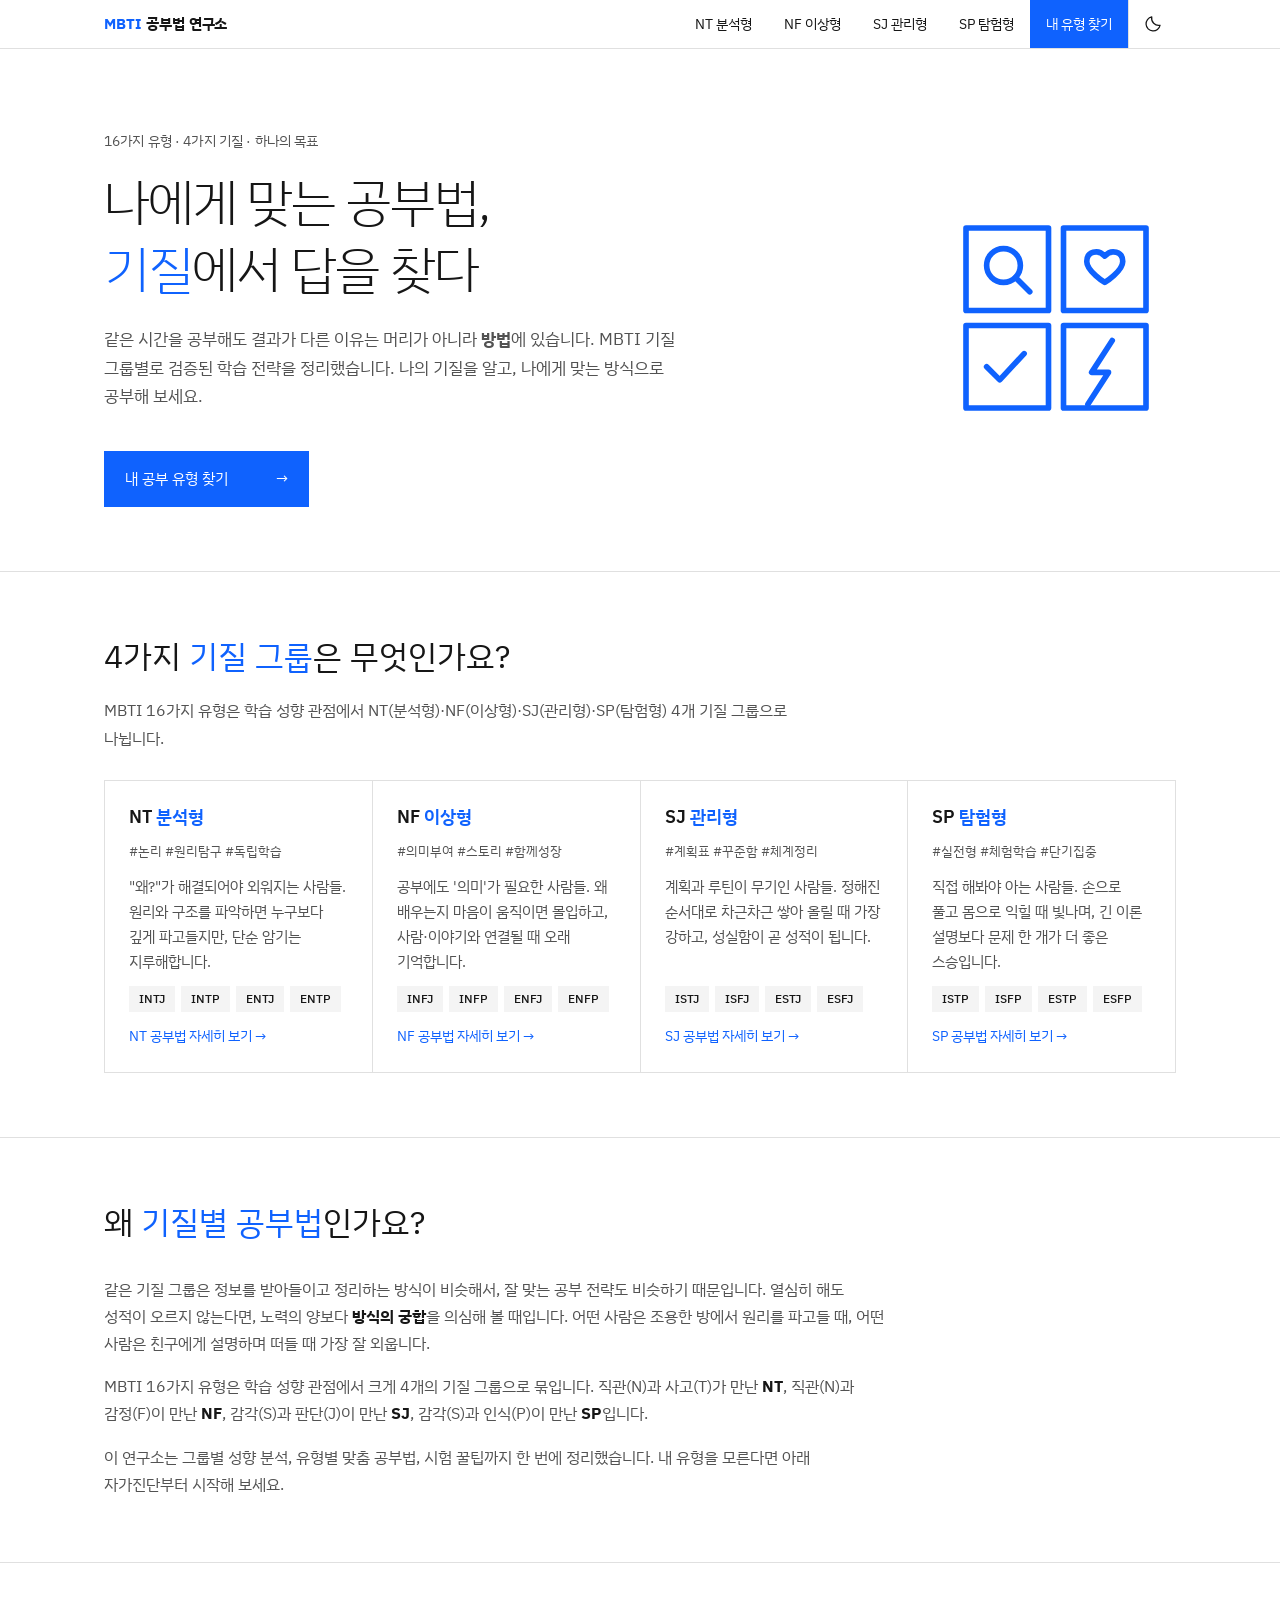
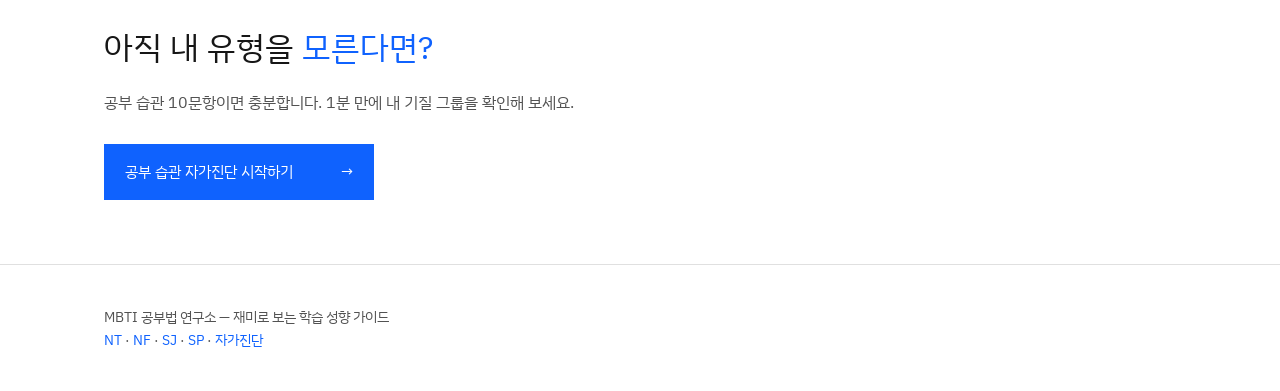
<file: index.html>
<!doctype html>
<html lang="ko">
  <head>
    <meta charset="UTF-8" />
    <meta name="viewport" content="width=device-width, initial-scale=1.0" />
    <!-- Google tag (gtag.js) -->
    <script
      async
      src="https://www.googletagmanager.com/gtag/js?id=G-1TBMHPHTQD"
    ></script>
    <script>
      window.dataLayer = window.dataLayer || [];
      function gtag() {
        dataLayer.push(arguments);
      }
      gtag("js", new Date());
      gtag("config", "G-1TBMHPHTQD");
    </script>
    <title>MBTI 공부법 연구소 — 기질별 맞춤 학습 전략</title>
    <meta
      name="google-site-verification"
      content="eOJiSE7K9SnsmS7Ct7T4hZcma8pOJra8wsFp0JMYiic"
    />
    <meta
      name="naver-site-verification"
      content="2ed48e0a7c6d0a43f85b5e741f6178d23f420f98"
    />
    <meta
      name="description"
      content="MBTI 16유형을 NT·NF·SJ·SP 4가지 기질 그룹으로 나눠 그룹별 학습 성향과 맞춤 공부법, 시험 전략을 정리했습니다. 10문항 자가진단으로 내 공부 유형도 확인해 보세요."
    />
    <link rel="preconnect" href="https://fonts.googleapis.com" />
    <link rel="preconnect" href="https://fonts.gstatic.com" crossorigin />
    <link
      rel="stylesheet"
      href="https://fonts.googleapis.com/css2?family=IBM+Plex+Sans+KR:wght@300;400;500;600;700&display=swap"
    />
    <link rel="stylesheet" href="css/base.css" />
    <link rel="stylesheet" href="css/theme.css" />
    <script src="js/theme.js"></script>
    <link rel="stylesheet" href="css/content.css" />
  </head>
  <body>
    <nav class="nav">
      <div class="container">
        <a class="logo" href="index.html"
          ><strong>MBTI</strong> 공부법 연구소</a
        >
        <ul>
          <li><a href="nt.html">NT 분석형</a></li>
          <li><a href="nf.html">NF 이상형</a></li>
          <li><a href="sj.html">SJ 관리형</a></li>
          <li><a href="sp.html">SP 탐험형</a></li>
          <li><a class="nav-test" href="test.html">내 유형 찾기</a></li>
          <li>
            <button
              type="button"
              class="theme-toggle"
              id="themeToggle"
              aria-label="다크/라이트 모드 전환"
              title="다크/라이트 모드 전환"
            >
              <svg
                class="icon-moon"
                viewBox="0 0 24 24"
                fill="none"
                stroke="currentColor"
                stroke-width="1.5"
                stroke-linecap="round"
                stroke-linejoin="round"
                aria-hidden="true"
              >
                <path
                  d="M20.5 13.5A8.5 8.5 0 0 1 10.5 3.5a8.5 8.5 0 1 0 10 10Z"
                />
              </svg>
              <svg
                class="icon-sun"
                viewBox="0 0 24 24"
                fill="none"
                stroke="currentColor"
                stroke-width="1.5"
                stroke-linecap="round"
                stroke-linejoin="round"
                aria-hidden="true"
              >
                <circle cx="12" cy="12" r="4" />
                <path
                  d="M12 2v3M12 19v3M2 12h3M19 12h3M4.9 4.9l2.1 2.1M17 17l2.1 2.1M19.1 4.9 17 7M7 17l-2.1 2.1"
                />
              </svg>
            </button>
          </li>
        </ul>
      </div>
    </nav>

    <header class="hero">
      <div class="container">
        <div class="hero-copy">
          <span class="badge">16가지 유형 · 4가지 기질 · 하나의 목표</span>
          <h1>나에게 맞는 공부법,<br /><span>기질</span>에서 답을 찾다</h1>
          <p>
            같은 시간을 공부해도 결과가 다른 이유는 머리가 아니라
            <strong>방법</strong>에 있습니다. MBTI 기질 그룹별로 검증된 학습
            전략을 정리했습니다. 나의 기질을 알고, 나에게 맞는 방식으로 공부해
            보세요.
          </p>
          <a class="btn" href="test.html">내 공부 유형 찾기</a>
        </div>
        <div class="hero-art">
          <svg
            viewBox="0 0 64 64"
            fill="none"
            stroke="currentColor"
            stroke-width="1.5"
            stroke-linecap="round"
            stroke-linejoin="round"
            aria-hidden="true"
          >
            <rect x="8" y="8" width="22" height="22" />
            <rect x="34" y="8" width="22" height="22" />
            <rect x="8" y="34" width="22" height="22" />
            <rect x="34" y="34" width="22" height="22" />
            <circle cx="18" cy="18" r="4.5" />
            <line x1="21.2" y1="21.2" x2="25" y2="25" />
            <path
              d="M45 15.5c-1.8-2-4.8-1.2-4.8 1.4 0 2.6 4.8 5.6 4.8 5.6s4.8-3 4.8-5.6c0-2.6-3-3.4-4.8-1.4Z"
            />
            <path d="M13.5 45l3.5 3.5 6.5-7" />
            <path d="M47 38l-5.5 8.5H46L40.5 55" />
          </svg>
        </div>
      </div>
    </header>

    <main>
      <section>
        <div class="container">
          <h2>4가지 <span>기질 그룹</span>은 무엇인가요?</h2>
          <p class="section-lead">
            MBTI 16가지 유형은 학습 성향 관점에서
            NT(분석형)·NF(이상형)·SJ(관리형)·SP(탐험형) 4개 기질 그룹으로
            나뉩니다.
          </p>
          <div class="card-grid">
            <article class="card">
              <h3>NT <span>분석형</span></h3>
              <p class="keyword">#논리 #원리탐구 #독립학습</p>
              <p>
                "왜?"가 해결되어야 외워지는 사람들. 원리와 구조를 파악하면
                누구보다 깊게 파고들지만, 단순 암기는 지루해합니다.
              </p>
              <div class="type-badges">
                <span>INTJ</span><span>INTP</span><span>ENTJ</span
                ><span>ENTP</span>
              </div>
              <a class="more" href="nt.html">NT 공부법 자세히 보기 →</a>
            </article>

            <article class="card">
              <h3>NF <span>이상형</span></h3>
              <p class="keyword">#의미부여 #스토리 #함께성장</p>
              <p>
                공부에도 '의미'가 필요한 사람들. 왜 배우는지 마음이 움직이면
                몰입하고, 사람·이야기와 연결될 때 오래 기억합니다.
              </p>
              <div class="type-badges">
                <span>INFJ</span><span>INFP</span><span>ENFJ</span
                ><span>ENFP</span>
              </div>
              <a class="more" href="nf.html">NF 공부법 자세히 보기 →</a>
            </article>

            <article class="card">
              <h3>SJ <span>관리형</span></h3>
              <p class="keyword">#계획표 #꾸준함 #체계정리</p>
              <p>
                계획과 루틴이 무기인 사람들. 정해진 순서대로 차근차근 쌓아 올릴
                때 가장 강하고, 성실함이 곧 성적이 됩니다.
              </p>
              <div class="type-badges">
                <span>ISTJ</span><span>ISFJ</span><span>ESTJ</span
                ><span>ESFJ</span>
              </div>
              <a class="more" href="sj.html">SJ 공부법 자세히 보기 →</a>
            </article>

            <article class="card">
              <h3>SP <span>탐험형</span></h3>
              <p class="keyword">#실전형 #체험학습 #단기집중</p>
              <p>
                직접 해봐야 아는 사람들. 손으로 풀고 몸으로 익힐 때 빛나며, 긴
                이론 설명보다 문제 한 개가 더 좋은 스승입니다.
              </p>
              <div class="type-badges">
                <span>ISTP</span><span>ISFP</span><span>ESTP</span
                ><span>ESFP</span>
              </div>
              <a class="more" href="sp.html">SP 공부법 자세히 보기 →</a>
            </article>
          </div>
        </div>
      </section>

      <section>
        <div class="container">
          <h2>왜 <span>기질별 공부법</span>인가요?</h2>
          <div class="group-intro">
            <p>
              같은 기질 그룹은 정보를 받아들이고 정리하는 방식이 비슷해서, 잘
              맞는 공부 전략도 비슷하기 때문입니다. 열심히 해도 성적이 오르지
              않는다면, 노력의 양보다 <strong>방식의 궁합</strong>을 의심해 볼
              때입니다. 어떤 사람은 조용한 방에서 원리를 파고들 때, 어떤 사람은
              친구에게 설명하며 떠들 때 가장 잘 외웁니다.
            </p>
            <p>
              MBTI 16가지 유형은 학습 성향 관점에서 크게 4개의 기질 그룹으로
              묶입니다. 직관(N)과 사고(T)가 만난 <strong>NT</strong>, 직관(N)과
              감정(F)이 만난 <strong>NF</strong>, 감각(S)과 판단(J)이 만난
              <strong>SJ</strong>, 감각(S)과 인식(P)이 만난
              <strong>SP</strong>입니다.
            </p>
            <p>
              이 연구소는 그룹별 성향 분석, 유형별 맞춤 공부법, 시험 꿀팁까지 한
              번에 정리했습니다. 내 유형을 모른다면 아래 자가진단부터 시작해
              보세요.
            </p>
          </div>
        </div>
      </section>

      <section>
        <div class="container">
          <h2>아직 내 유형을 <span>모른다면?</span></h2>
          <p class="section-lead">
            공부 습관 10문항이면 충분합니다. 1분 만에 내 기질 그룹을 확인해
            보세요.
          </p>
          <a class="btn" href="test.html">공부 습관 자가진단 시작하기</a>
        </div>
      </section>
    </main>

    <footer>
      <div class="container">
        <p>MBTI 공부법 연구소 — 재미로 보는 학습 성향 가이드</p>
        <p>
          <a href="nt.html">NT</a> · <a href="nf.html">NF</a> ·
          <a href="sj.html">SJ</a> · <a href="sp.html">SP</a> ·
          <a href="test.html">자가진단</a>
        </p>
      </div>
    </footer>
  </body>
</html>
</file>
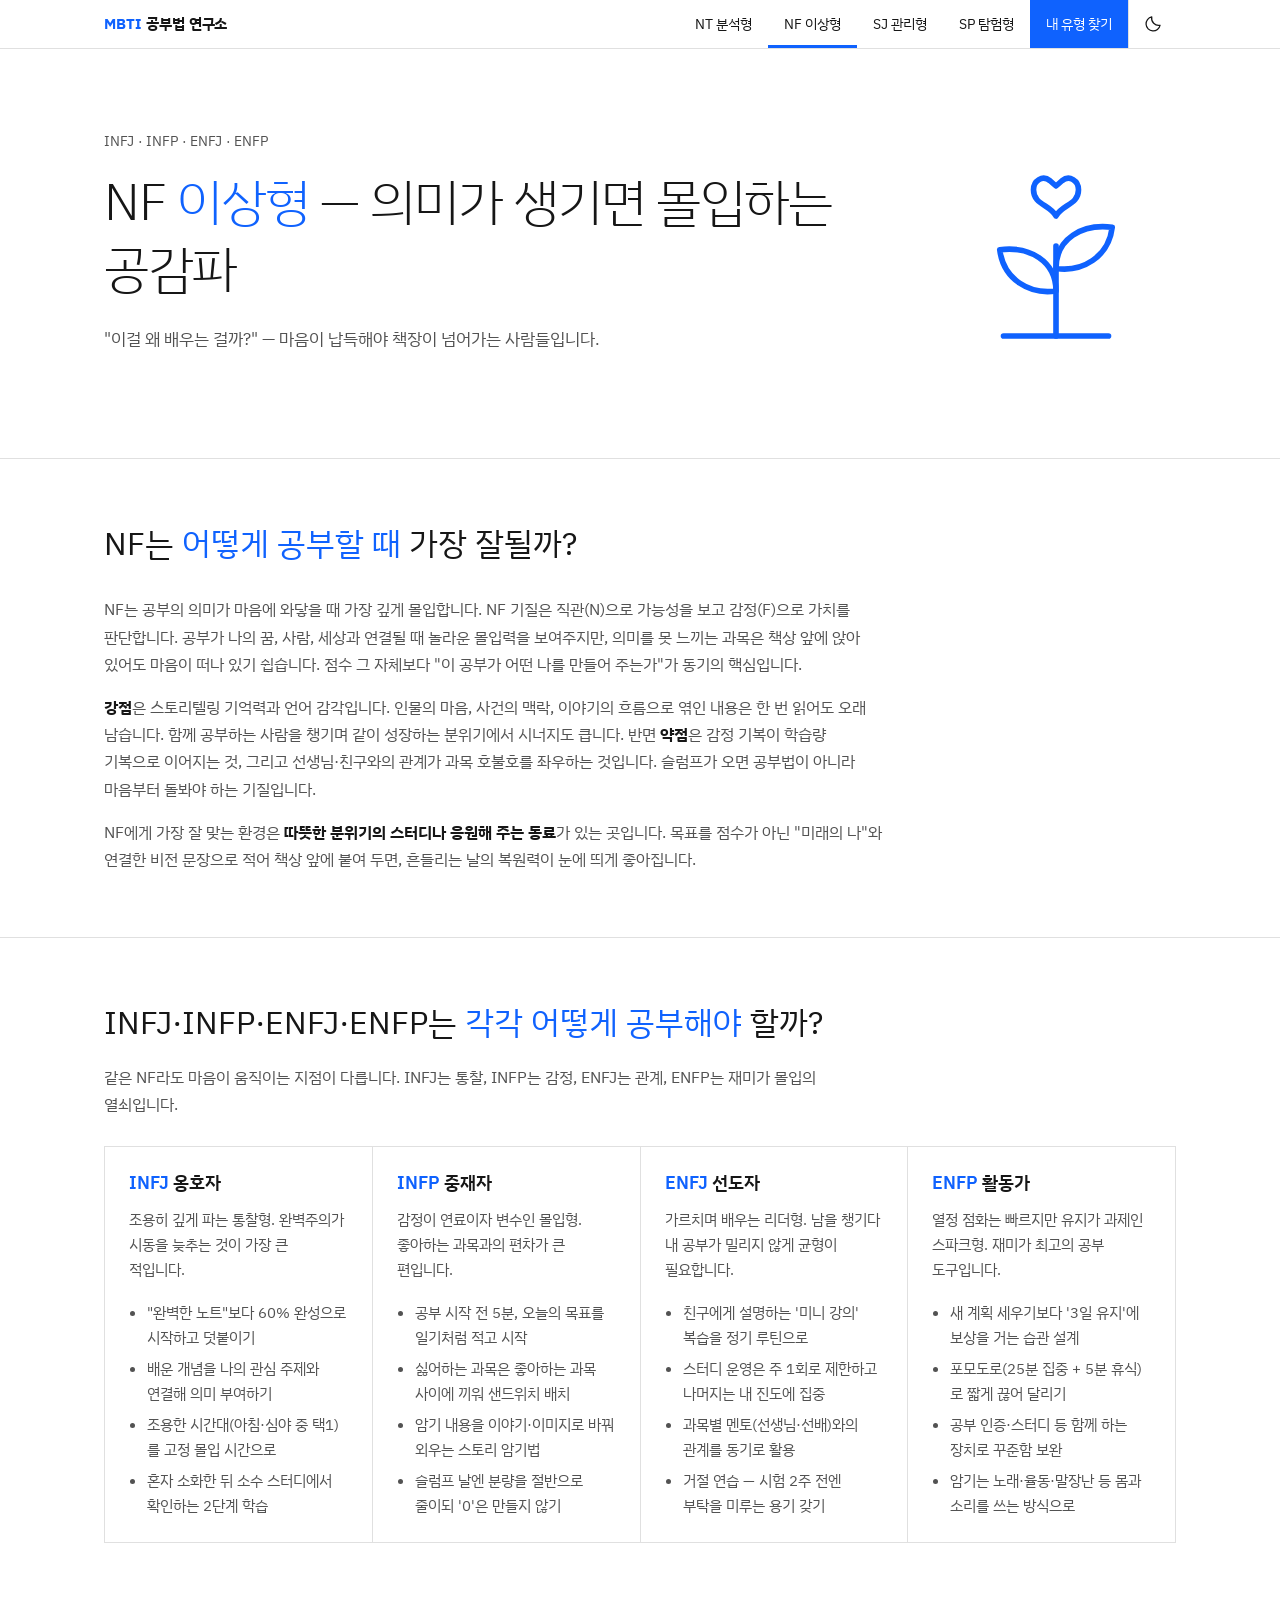
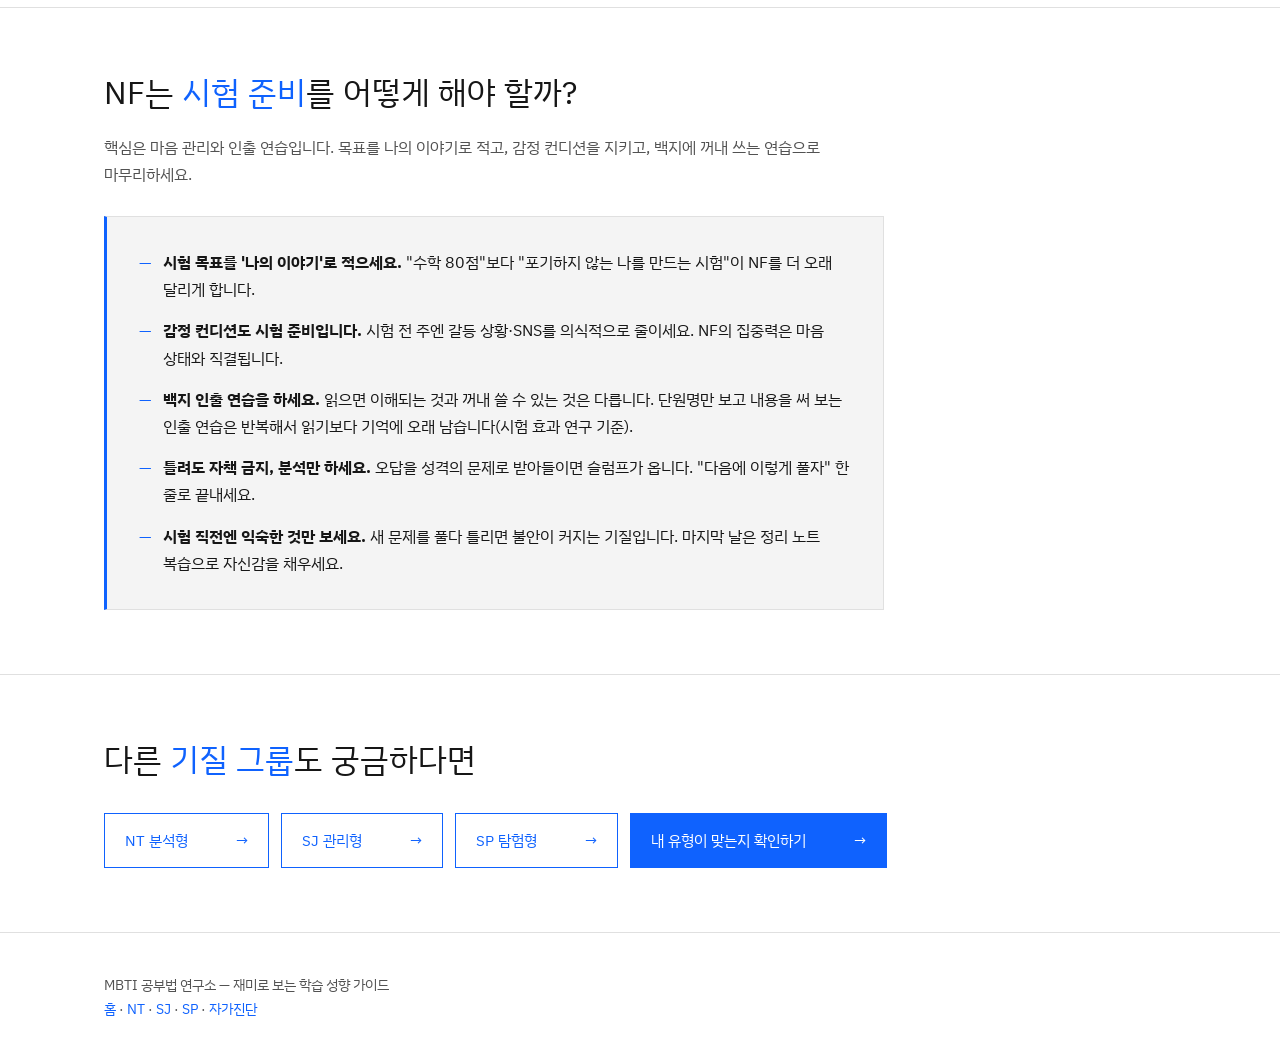
<file: nf.html>
<!DOCTYPE html>
<html lang="ko">
<head>
  <meta charset="UTF-8">
  <meta name="viewport" content="width=device-width, initial-scale=1.0">
  <!-- Google tag (gtag.js) -->
  <script async src="https://www.googletagmanager.com/gtag/js?id=G-1TBMHPHTQD"></script>
  <script>
    window.dataLayer = window.dataLayer || [];
    function gtag(){dataLayer.push(arguments);}
    gtag('js', new Date());
    gtag('config', 'G-1TBMHPHTQD');
  </script>
  <title>NF 이상형 공부법 — MBTI 공부법 연구소</title>
  <meta name="description" content="INFJ·INFP·ENFJ·ENFP 등 NF 이상형은 공부의 의미가 마음에 닿을 때 몰입합니다. NF의 동기 관리법과 스토리 암기법, 유형별 공부법, 감정 컨디션 중심 시험 전략을 담았습니다.">
  <link rel="preconnect" href="https://fonts.googleapis.com">
  <link rel="preconnect" href="https://fonts.gstatic.com" crossorigin>
  <link rel="stylesheet" href="https://fonts.googleapis.com/css2?family=IBM+Plex+Sans+KR:wght@300;400;500;600;700&display=swap">
  <link rel="stylesheet" href="css/base.css">
  <link rel="stylesheet" href="css/theme.css">
  <script src="js/theme.js"></script>
  <link rel="stylesheet" href="css/content.css">
</head>
<body>

<nav class="nav">
  <div class="container">
    <a class="logo" href="index.html"><strong>MBTI</strong> 공부법 연구소</a>
    <ul>
      <li><a href="nt.html">NT 분석형</a></li>
      <li><a class="active" href="nf.html">NF 이상형</a></li>
      <li><a href="sj.html">SJ 관리형</a></li>
      <li><a href="sp.html">SP 탐험형</a></li>
      <li><a class="nav-test" href="test.html">내 유형 찾기</a></li>
      <li><button type="button" class="theme-toggle" id="themeToggle" aria-label="다크/라이트 모드 전환" title="다크/라이트 모드 전환">
        <svg class="icon-moon" viewBox="0 0 24 24" fill="none" stroke="currentColor" stroke-width="1.5" stroke-linecap="round" stroke-linejoin="round" aria-hidden="true"><path d="M20.5 13.5A8.5 8.5 0 0 1 10.5 3.5a8.5 8.5 0 1 0 10 10Z"/></svg>
        <svg class="icon-sun" viewBox="0 0 24 24" fill="none" stroke="currentColor" stroke-width="1.5" stroke-linecap="round" stroke-linejoin="round" aria-hidden="true"><circle cx="12" cy="12" r="4"/><path d="M12 2v3M12 19v3M2 12h3M19 12h3M4.9 4.9l2.1 2.1M17 17l2.1 2.1M19.1 4.9 17 7M7 17l-2.1 2.1"/></svg>
      </button></li>
    </ul>
  </div>
</nav>

<header class="hero">
  <div class="container">
    <div class="hero-copy">
    <span class="badge">INFJ · INFP · ENFJ · ENFP</span>
    <h1>NF <span>이상형</span> — 의미가 생기면 몰입하는 공감파</h1>
    <p>"이걸 왜 배우는 걸까?" — 마음이 납득해야 책장이 넘어가는 사람들입니다.</p>
    </div>
    <div class="hero-art">
      <svg viewBox="0 0 64 64" fill="none" stroke="currentColor" stroke-width="1.5" stroke-linecap="round" stroke-linejoin="round" aria-hidden="true">
        <line x1="32" y1="52" x2="32" y2="28"/>
        <path d="M32 40c0-8-7-12-15-11 1 8 8 12 15 11Z"/>
        <path d="M32 34c0-8 7-12 15-11-1 8-8 12-15 11Z"/>
        <path d="M32 20c-1.6-3-6-3-6-7 0-2.4 2.4-4 4.4-2.4L32 12l1.6-1.4C35.6 9 38 10.6 38 13c0 4-4.4 4-6 7Z"/>
        <line x1="18" y1="52" x2="46" y2="52"/>
      </svg>
    </div>
  </div>
</header>

<main>

<section>
  <div class="container">
    <h2>NF는 <span>어떻게 공부할 때</span> 가장 잘될까?</h2>
    <div class="group-intro">
      <p>
        NF는 공부의 의미가 마음에 와닿을 때 가장 깊게 몰입합니다.
        NF 기질은 직관(N)으로 가능성을 보고 감정(F)으로 가치를 판단합니다.
        공부가 나의 꿈, 사람, 세상과 연결될 때 놀라운 몰입력을 보여주지만,
        의미를 못 느끼는 과목은 책상 앞에 앉아 있어도 마음이 떠나 있기 쉽습니다.
        점수 그 자체보다 "이 공부가 어떤 나를 만들어 주는가"가 동기의 핵심입니다.
      </p>
      <p>
        <strong>강점</strong>은 스토리텔링 기억력과 언어 감각입니다. 인물의 마음, 사건의
        맥락, 이야기의 흐름으로 엮인 내용은 한 번 읽어도 오래 남습니다. 함께 공부하는
        사람을 챙기며 같이 성장하는 분위기에서 시너지도 큽니다. 반면 <strong>약점</strong>은
        감정 기복이 학습량 기복으로 이어지는 것, 그리고 선생님·친구와의 관계가 과목
        호불호를 좌우하는 것입니다. 슬럼프가 오면 공부법이 아니라 마음부터 돌봐야 하는
        기질입니다.
      </p>
      <p>
        NF에게 가장 잘 맞는 환경은 <strong>따뜻한 분위기의 스터디나 응원해 주는 동료</strong>가
        있는 곳입니다. 목표를 점수가 아닌 "미래의 나"와 연결한 비전 문장으로 적어 책상 앞에
        붙여 두면, 흔들리는 날의 복원력이 눈에 띄게 좋아집니다.
      </p>
    </div>
  </div>
</section>

<section>
  <div class="container">
    <h2>INFJ·INFP·ENFJ·ENFP는 <span>각각 어떻게 공부해야</span> 할까?</h2>
    <p class="section-lead">같은 NF라도 마음이 움직이는 지점이 다릅니다. INFJ는 통찰, INFP는 감정, ENFJ는 관계, ENFP는 재미가 몰입의 열쇠입니다.</p>
    <div class="card-grid">
      <article class="card type-card">
        <h3><span>INFJ</span> 옹호자</h3>
        <p>조용히 깊게 파는 통찰형. 완벽주의가 시동을 늦추는 것이 가장 큰 적입니다.</p>
        <ul>
          <li>"완벽한 노트"보다 60% 완성으로 시작하고 덧붙이기</li>
          <li>배운 개념을 나의 관심 주제와 연결해 의미 부여하기</li>
          <li>조용한 시간대(아침·심야 중 택1)를 고정 몰입 시간으로</li>
          <li>혼자 소화한 뒤 소수 스터디에서 확인하는 2단계 학습</li>
        </ul>
      </article>

      <article class="card type-card">
        <h3><span>INFP</span> 중재자</h3>
        <p>감정이 연료이자 변수인 몰입형. 좋아하는 과목과의 편차가 큰 편입니다.</p>
        <ul>
          <li>공부 시작 전 5분, 오늘의 목표를 일기처럼 적고 시작</li>
          <li>싫어하는 과목은 좋아하는 과목 사이에 끼워 샌드위치 배치</li>
          <li>암기 내용을 이야기·이미지로 바꿔 외우는 스토리 암기법</li>
          <li>슬럼프 날엔 분량을 절반으로 줄이되 '0'은 만들지 않기</li>
        </ul>
      </article>

      <article class="card type-card">
        <h3><span>ENFJ</span> 선도자</h3>
        <p>가르치며 배우는 리더형. 남을 챙기다 내 공부가 밀리지 않게 균형이 필요합니다.</p>
        <ul>
          <li>친구에게 설명하는 '미니 강의' 복습을 정기 루틴으로</li>
          <li>스터디 운영은 주 1회로 제한하고 나머지는 내 진도에 집중</li>
          <li>과목별 멘토(선생님·선배)와의 관계를 동기로 활용</li>
          <li>거절 연습 — 시험 2주 전엔 부탁을 미루는 용기 갖기</li>
        </ul>
      </article>

      <article class="card type-card">
        <h3><span>ENFP</span> 활동가</h3>
        <p>열정 점화는 빠르지만 유지가 과제인 스파크형. 재미가 최고의 공부 도구입니다.</p>
        <ul>
          <li>새 계획 세우기보다 '3일 유지'에 보상을 거는 습관 설계</li>
          <li>포모도로(25분 집중 + 5분 휴식)로 짧게 끊어 달리기</li>
          <li>공부 인증·스터디 등 함께 하는 장치로 꾸준함 보완</li>
          <li>암기는 노래·율동·말장난 등 몸과 소리를 쓰는 방식으로</li>
        </ul>
      </article>
    </div>
  </div>
</section>

<section>
  <div class="container">
    <h2>NF는 <span>시험 준비</span>를 어떻게 해야 할까?</h2>
    <p class="section-lead">핵심은 마음 관리와 인출 연습입니다. 목표를 나의 이야기로 적고, 감정 컨디션을 지키고, 백지에 꺼내 쓰는 연습으로 마무리하세요.</p>
    <ul class="tips">
      <li><strong>시험 목표를 '나의 이야기'로 적으세요.</strong> "수학 80점"보다 "포기하지 않는 나를 만드는 시험"이 NF를 더 오래 달리게 합니다.</li>
      <li><strong>감정 컨디션도 시험 준비입니다.</strong> 시험 전 주엔 갈등 상황·SNS를 의식적으로 줄이세요. NF의 집중력은 마음 상태와 직결됩니다.</li>
      <li><strong>백지 인출 연습을 하세요.</strong> 읽으면 이해되는 것과 꺼내 쓸 수 있는 것은 다릅니다. 단원명만 보고 내용을 써 보는 인출 연습은 반복해서 읽기보다 기억에 오래 남습니다(시험 효과 연구 기준).</li>
      <li><strong>틀려도 자책 금지, 분석만 하세요.</strong> 오답을 성격의 문제로 받아들이면 슬럼프가 옵니다. "다음에 이렇게 풀자" 한 줄로 끝내세요.</li>
      <li><strong>시험 직전엔 익숙한 것만 보세요.</strong> 새 문제를 풀다 틀리면 불안이 커지는 기질입니다. 마지막 날은 정리 노트 복습으로 자신감을 채우세요.</li>
    </ul>
  </div>
</section>

<section>
  <div class="container">
    <h2>다른 <span>기질 그룹</span>도 궁금하다면</h2>
    <div class="cta-links">
      <a class="btn btn-outline" href="nt.html">NT 분석형</a>
      <a class="btn btn-outline" href="sj.html">SJ 관리형</a>
      <a class="btn btn-outline" href="sp.html">SP 탐험형</a>
      <a class="btn" href="test.html">내 유형이 맞는지 확인하기</a>
    </div>
  </div>
</section>

</main>

<footer>
  <div class="container">
    <p>MBTI 공부법 연구소 — 재미로 보는 학습 성향 가이드</p>
    <p>
      <a href="index.html">홈</a> · <a href="nt.html">NT</a> ·
      <a href="sj.html">SJ</a> · <a href="sp.html">SP</a> ·
      <a href="test.html">자가진단</a>
    </p>
  </div>
</footer>

</body>
</html>
</file>
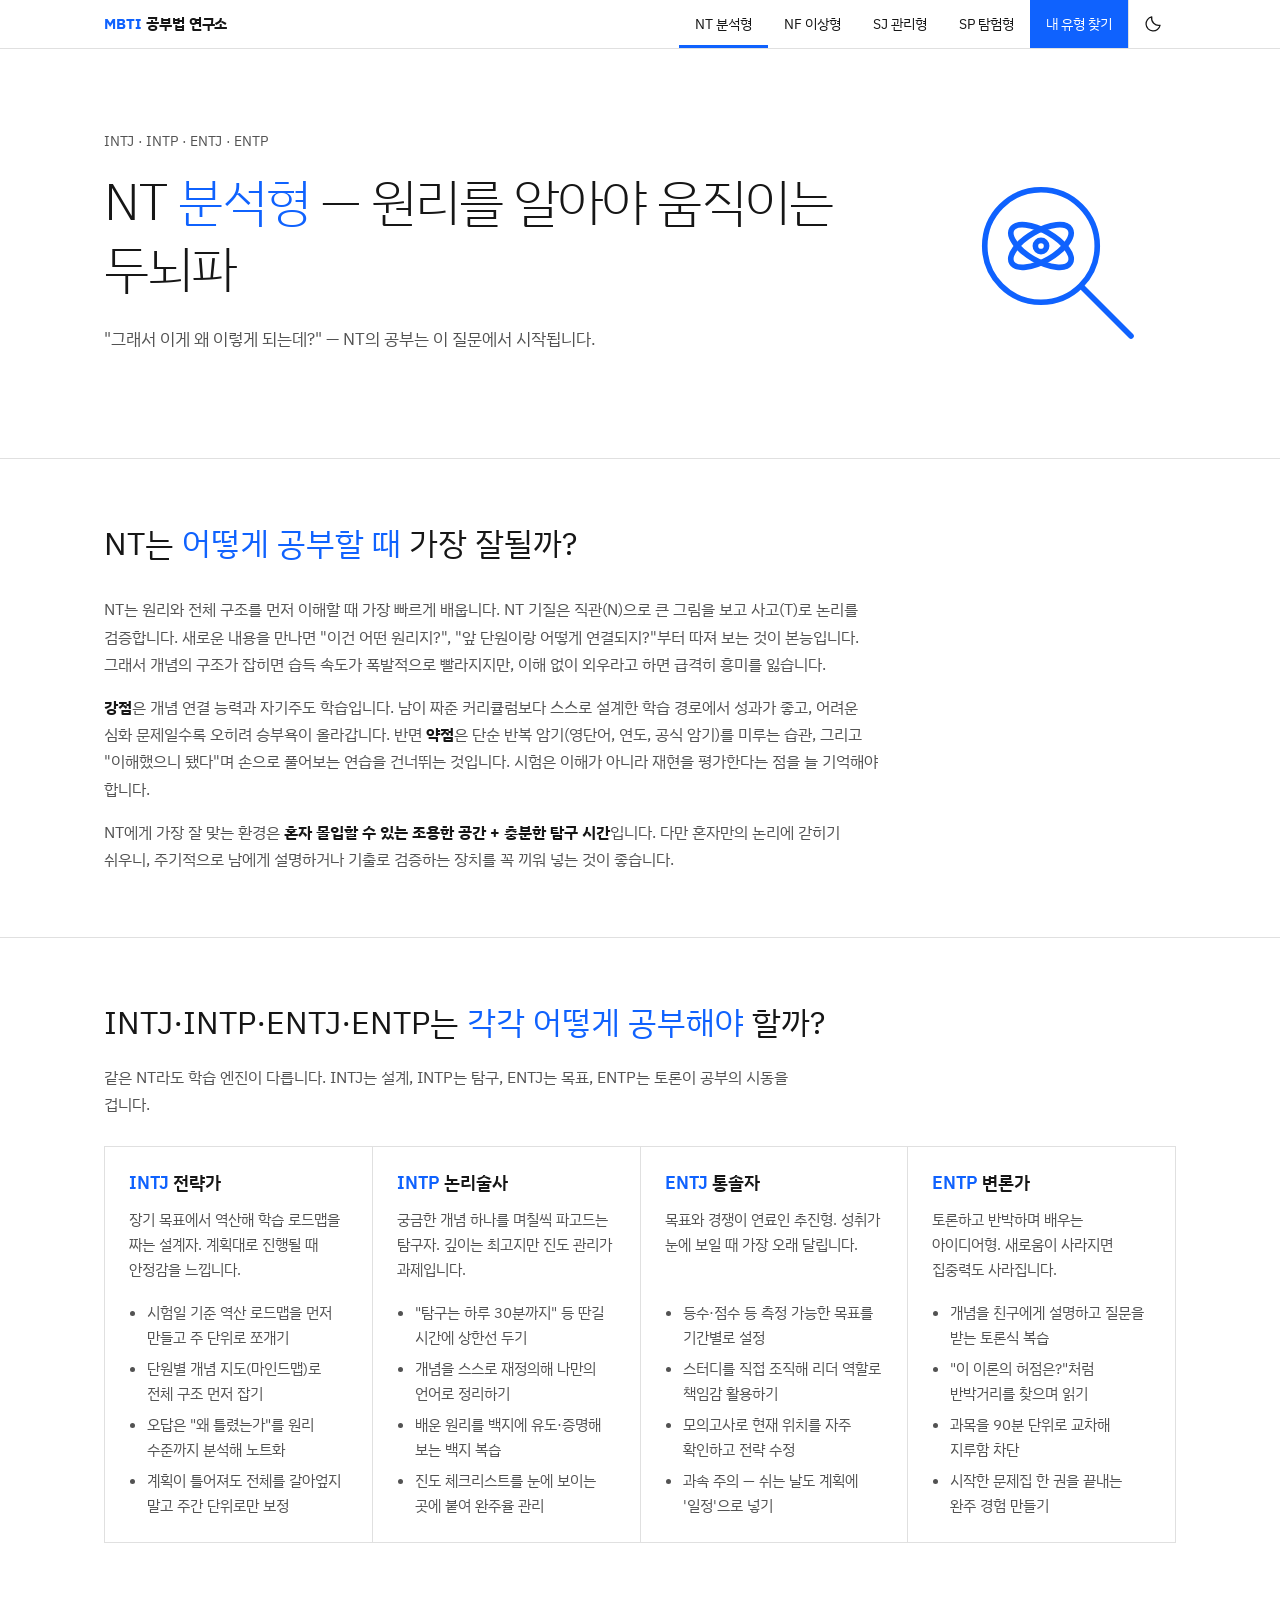
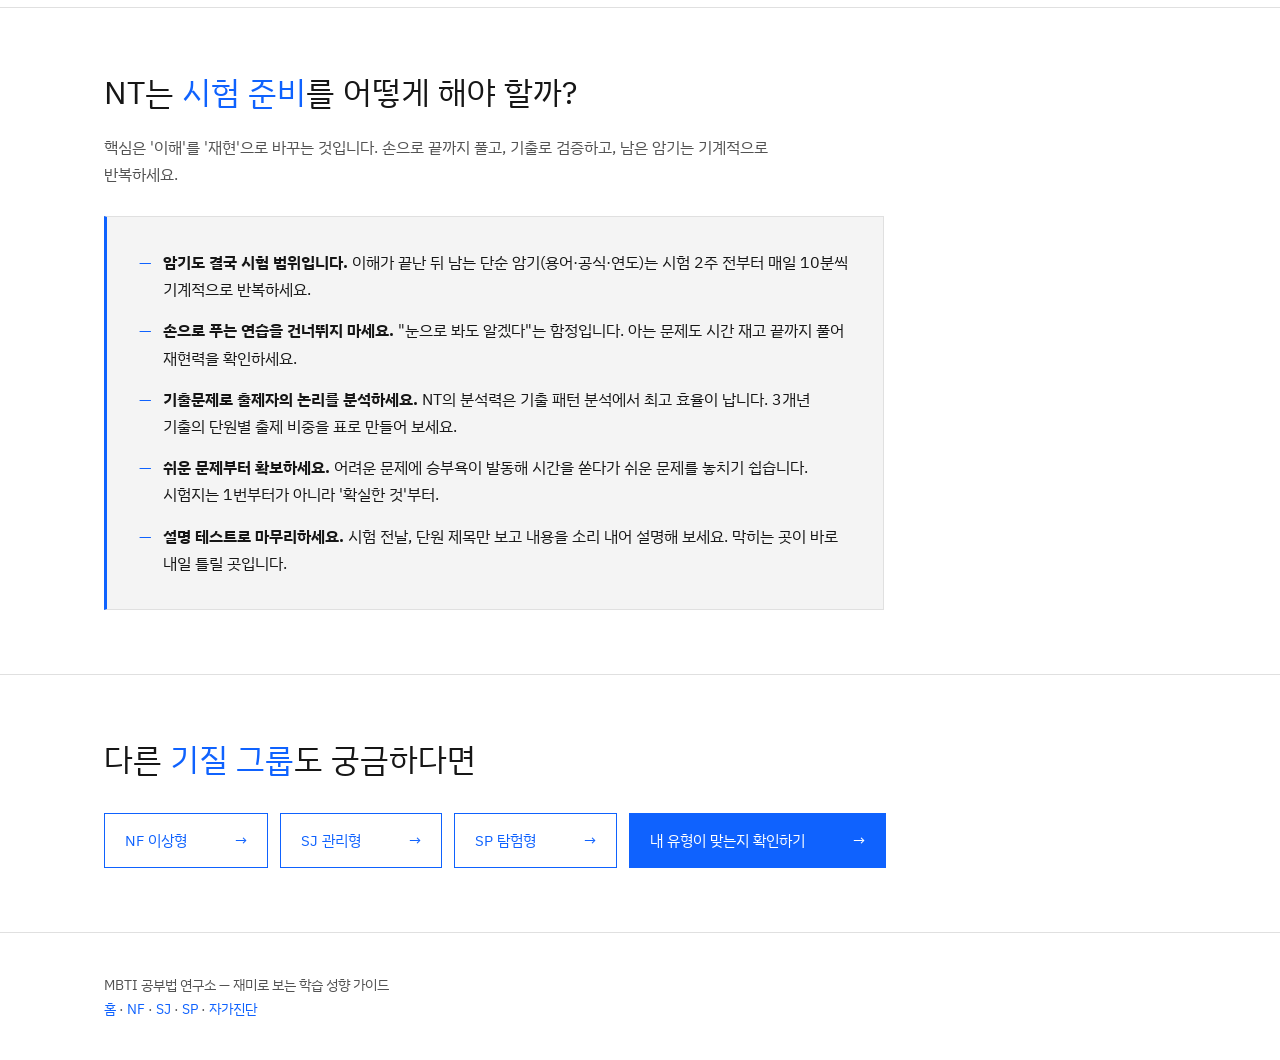
<file: nt.html>
<!DOCTYPE html>
<html lang="ko">
<head>
  <meta charset="UTF-8">
  <meta name="viewport" content="width=device-width, initial-scale=1.0">
  <!-- Google tag (gtag.js) -->
  <script async src="https://www.googletagmanager.com/gtag/js?id=G-1TBMHPHTQD"></script>
  <script>
    window.dataLayer = window.dataLayer || [];
    function gtag(){dataLayer.push(arguments);}
    gtag('js', new Date());
    gtag('config', 'G-1TBMHPHTQD');
  </script>
  <title>NT 분석형 공부법 — MBTI 공부법 연구소</title>
  <meta name="description" content="INTJ·INTP·ENTJ·ENTP 등 NT 분석형은 원리를 이해할 때 가장 잘 배웁니다. NT의 학습 성향과 강점·약점, 유형별 맞춤 공부법, 기출 분석 중심 시험 전략을 정리했습니다.">
  <link rel="preconnect" href="https://fonts.googleapis.com">
  <link rel="preconnect" href="https://fonts.gstatic.com" crossorigin>
  <link rel="stylesheet" href="https://fonts.googleapis.com/css2?family=IBM+Plex+Sans+KR:wght@300;400;500;600;700&display=swap">
  <link rel="stylesheet" href="css/base.css">
  <link rel="stylesheet" href="css/theme.css">
  <script src="js/theme.js"></script>
  <link rel="stylesheet" href="css/content.css">
</head>
<body>

<nav class="nav">
  <div class="container">
    <a class="logo" href="index.html"><strong>MBTI</strong> 공부법 연구소</a>
    <ul>
      <li><a class="active" href="nt.html">NT 분석형</a></li>
      <li><a href="nf.html">NF 이상형</a></li>
      <li><a href="sj.html">SJ 관리형</a></li>
      <li><a href="sp.html">SP 탐험형</a></li>
      <li><a class="nav-test" href="test.html">내 유형 찾기</a></li>
      <li><button type="button" class="theme-toggle" id="themeToggle" aria-label="다크/라이트 모드 전환" title="다크/라이트 모드 전환">
        <svg class="icon-moon" viewBox="0 0 24 24" fill="none" stroke="currentColor" stroke-width="1.5" stroke-linecap="round" stroke-linejoin="round" aria-hidden="true"><path d="M20.5 13.5A8.5 8.5 0 0 1 10.5 3.5a8.5 8.5 0 1 0 10 10Z"/></svg>
        <svg class="icon-sun" viewBox="0 0 24 24" fill="none" stroke="currentColor" stroke-width="1.5" stroke-linecap="round" stroke-linejoin="round" aria-hidden="true"><circle cx="12" cy="12" r="4"/><path d="M12 2v3M12 19v3M2 12h3M19 12h3M4.9 4.9l2.1 2.1M17 17l2.1 2.1M19.1 4.9 17 7M7 17l-2.1 2.1"/></svg>
      </button></li>
    </ul>
  </div>
</nav>

<header class="hero">
  <div class="container">
    <div class="hero-copy">
    <span class="badge">INTJ · INTP · ENTJ · ENTP</span>
    <h1>NT <span>분석형</span> — 원리를 알아야 움직이는 두뇌파</h1>
    <p>"그래서 이게 왜 이렇게 되는데?" — NT의 공부는 이 질문에서 시작됩니다.</p>
    </div>
    <div class="hero-art">
      <svg viewBox="0 0 64 64" fill="none" stroke="currentColor" stroke-width="1.5" stroke-linecap="round" stroke-linejoin="round" aria-hidden="true">
        <circle cx="28" cy="28" r="15"/>
        <line x1="39" y1="39" x2="52" y2="52"/>
        <ellipse cx="28" cy="28" rx="9" ry="4" transform="rotate(-30 28 28)"/>
        <ellipse cx="28" cy="28" rx="9" ry="4" transform="rotate(30 28 28)"/>
        <circle cx="28" cy="28" r="1.5"/>
      </svg>
    </div>
  </div>
</header>

<main>

<section>
  <div class="container">
    <h2>NT는 <span>어떻게 공부할 때</span> 가장 잘될까?</h2>
    <div class="group-intro">
      <p>
        NT는 원리와 전체 구조를 먼저 이해할 때 가장 빠르게 배웁니다.
        NT 기질은 직관(N)으로 큰 그림을 보고 사고(T)로 논리를 검증합니다.
        새로운 내용을 만나면 "이건 어떤 원리지?", "앞 단원이랑 어떻게 연결되지?"부터
        따져 보는 것이 본능입니다. 그래서 개념의 구조가 잡히면 습득 속도가 폭발적으로
        빨라지지만, 이해 없이 외우라고 하면 급격히 흥미를 잃습니다.
      </p>
      <p>
        <strong>강점</strong>은 개념 연결 능력과 자기주도 학습입니다. 남이 짜준 커리큘럼보다
        스스로 설계한 학습 경로에서 성과가 좋고, 어려운 심화 문제일수록 오히려 승부욕이
        올라갑니다. 반면 <strong>약점</strong>은 단순 반복 암기(영단어, 연도, 공식 암기)를
        미루는 습관, 그리고 "이해했으니 됐다"며 손으로 풀어보는 연습을 건너뛰는 것입니다.
        시험은 이해가 아니라 재현을 평가한다는 점을 늘 기억해야 합니다.
      </p>
      <p>
        NT에게 가장 잘 맞는 환경은 <strong>혼자 몰입할 수 있는 조용한 공간 + 충분한 탐구
        시간</strong>입니다. 다만 혼자만의 논리에 갇히기 쉬우니, 주기적으로 남에게 설명하거나
        기출로 검증하는 장치를 꼭 끼워 넣는 것이 좋습니다.
      </p>
    </div>
  </div>
</section>

<section>
  <div class="container">
    <h2>INTJ·INTP·ENTJ·ENTP는 <span>각각 어떻게 공부해야</span> 할까?</h2>
    <p class="section-lead">같은 NT라도 학습 엔진이 다릅니다. INTJ는 설계, INTP는 탐구, ENTJ는 목표, ENTP는 토론이 공부의 시동을 겁니다.</p>
    <div class="card-grid">
      <article class="card type-card">
        <h3><span>INTJ</span> 전략가</h3>
        <p>장기 목표에서 역산해 학습 로드맵을 짜는 설계자. 계획대로 진행될 때 안정감을 느낍니다.</p>
        <ul>
          <li>시험일 기준 역산 로드맵을 먼저 만들고 주 단위로 쪼개기</li>
          <li>단원별 개념 지도(마인드맵)로 전체 구조 먼저 잡기</li>
          <li>오답은 "왜 틀렸는가"를 원리 수준까지 분석해 노트화</li>
          <li>계획이 틀어져도 전체를 갈아엎지 말고 주간 단위로만 보정</li>
        </ul>
      </article>

      <article class="card type-card">
        <h3><span>INTP</span> 논리술사</h3>
        <p>궁금한 개념 하나를 며칠씩 파고드는 탐구자. 깊이는 최고지만 진도 관리가 과제입니다.</p>
        <ul>
          <li>"탐구는 하루 30분까지" 등 딴길 시간에 상한선 두기</li>
          <li>개념을 스스로 재정의해 나만의 언어로 정리하기</li>
          <li>배운 원리를 백지에 유도·증명해 보는 백지 복습</li>
          <li>진도 체크리스트를 눈에 보이는 곳에 붙여 완주율 관리</li>
        </ul>
      </article>

      <article class="card type-card">
        <h3><span>ENTJ</span> 통솔자</h3>
        <p>목표와 경쟁이 연료인 추진형. 성취가 눈에 보일 때 가장 오래 달립니다.</p>
        <ul>
          <li>등수·점수 등 측정 가능한 목표를 기간별로 설정</li>
          <li>스터디를 직접 조직해 리더 역할로 책임감 활용하기</li>
          <li>모의고사로 현재 위치를 자주 확인하고 전략 수정</li>
          <li>과속 주의 — 쉬는 날도 계획에 '일정'으로 넣기</li>
        </ul>
      </article>

      <article class="card type-card">
        <h3><span>ENTP</span> 변론가</h3>
        <p>토론하고 반박하며 배우는 아이디어형. 새로움이 사라지면 집중력도 사라집니다.</p>
        <ul>
          <li>개념을 친구에게 설명하고 질문을 받는 토론식 복습</li>
          <li>"이 이론의 허점은?"처럼 반박거리를 찾으며 읽기</li>
          <li>과목을 90분 단위로 교차해 지루함 차단</li>
          <li>시작한 문제집 한 권을 끝내는 완주 경험 만들기</li>
        </ul>
      </article>
    </div>
  </div>
</section>

<section>
  <div class="container">
    <h2>NT는 <span>시험 준비</span>를 어떻게 해야 할까?</h2>
    <p class="section-lead">핵심은 '이해'를 '재현'으로 바꾸는 것입니다. 손으로 끝까지 풀고, 기출로 검증하고, 남은 암기는 기계적으로 반복하세요.</p>
    <ul class="tips">
      <li><strong>암기도 결국 시험 범위입니다.</strong> 이해가 끝난 뒤 남는 단순 암기(용어·공식·연도)는 시험 2주 전부터 매일 10분씩 기계적으로 반복하세요.</li>
      <li><strong>손으로 푸는 연습을 건너뛰지 마세요.</strong> "눈으로 봐도 알겠다"는 함정입니다. 아는 문제도 시간 재고 끝까지 풀어 재현력을 확인하세요.</li>
      <li><strong>기출문제로 출제자의 논리를 분석하세요.</strong> NT의 분석력은 기출 패턴 분석에서 최고 효율이 납니다. 3개년 기출의 단원별 출제 비중을 표로 만들어 보세요.</li>
      <li><strong>쉬운 문제부터 확보하세요.</strong> 어려운 문제에 승부욕이 발동해 시간을 쏟다가 쉬운 문제를 놓치기 쉽습니다. 시험지는 1번부터가 아니라 '확실한 것'부터.</li>
      <li><strong>설명 테스트로 마무리하세요.</strong> 시험 전날, 단원 제목만 보고 내용을 소리 내어 설명해 보세요. 막히는 곳이 바로 내일 틀릴 곳입니다.</li>
    </ul>
  </div>
</section>

<section>
  <div class="container">
    <h2>다른 <span>기질 그룹</span>도 궁금하다면</h2>
    <div class="cta-links">
      <a class="btn btn-outline" href="nf.html">NF 이상형</a>
      <a class="btn btn-outline" href="sj.html">SJ 관리형</a>
      <a class="btn btn-outline" href="sp.html">SP 탐험형</a>
      <a class="btn" href="test.html">내 유형이 맞는지 확인하기</a>
    </div>
  </div>
</section>

</main>

<footer>
  <div class="container">
    <p>MBTI 공부법 연구소 — 재미로 보는 학습 성향 가이드</p>
    <p>
      <a href="index.html">홈</a> · <a href="nf.html">NF</a> ·
      <a href="sj.html">SJ</a> · <a href="sp.html">SP</a> ·
      <a href="test.html">자가진단</a>
    </p>
  </div>
</footer>

</body>
</html>
</file>
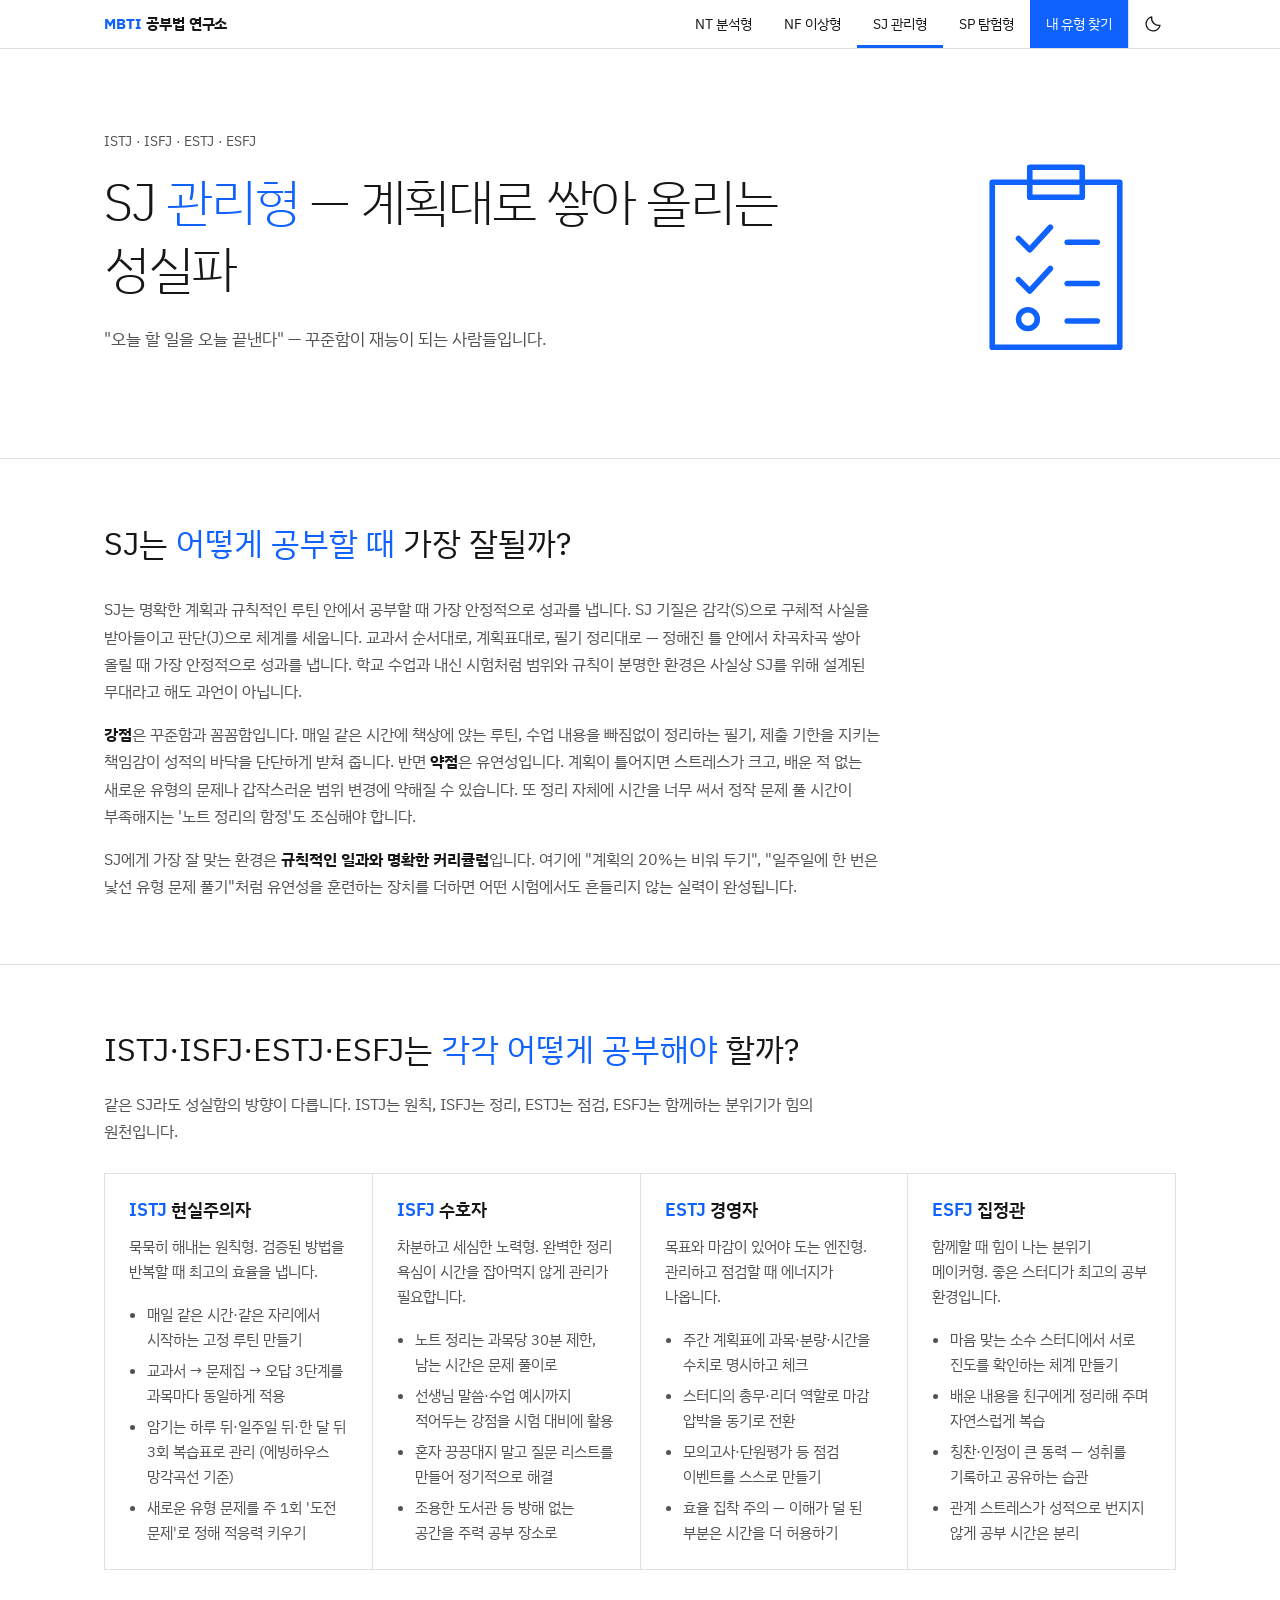
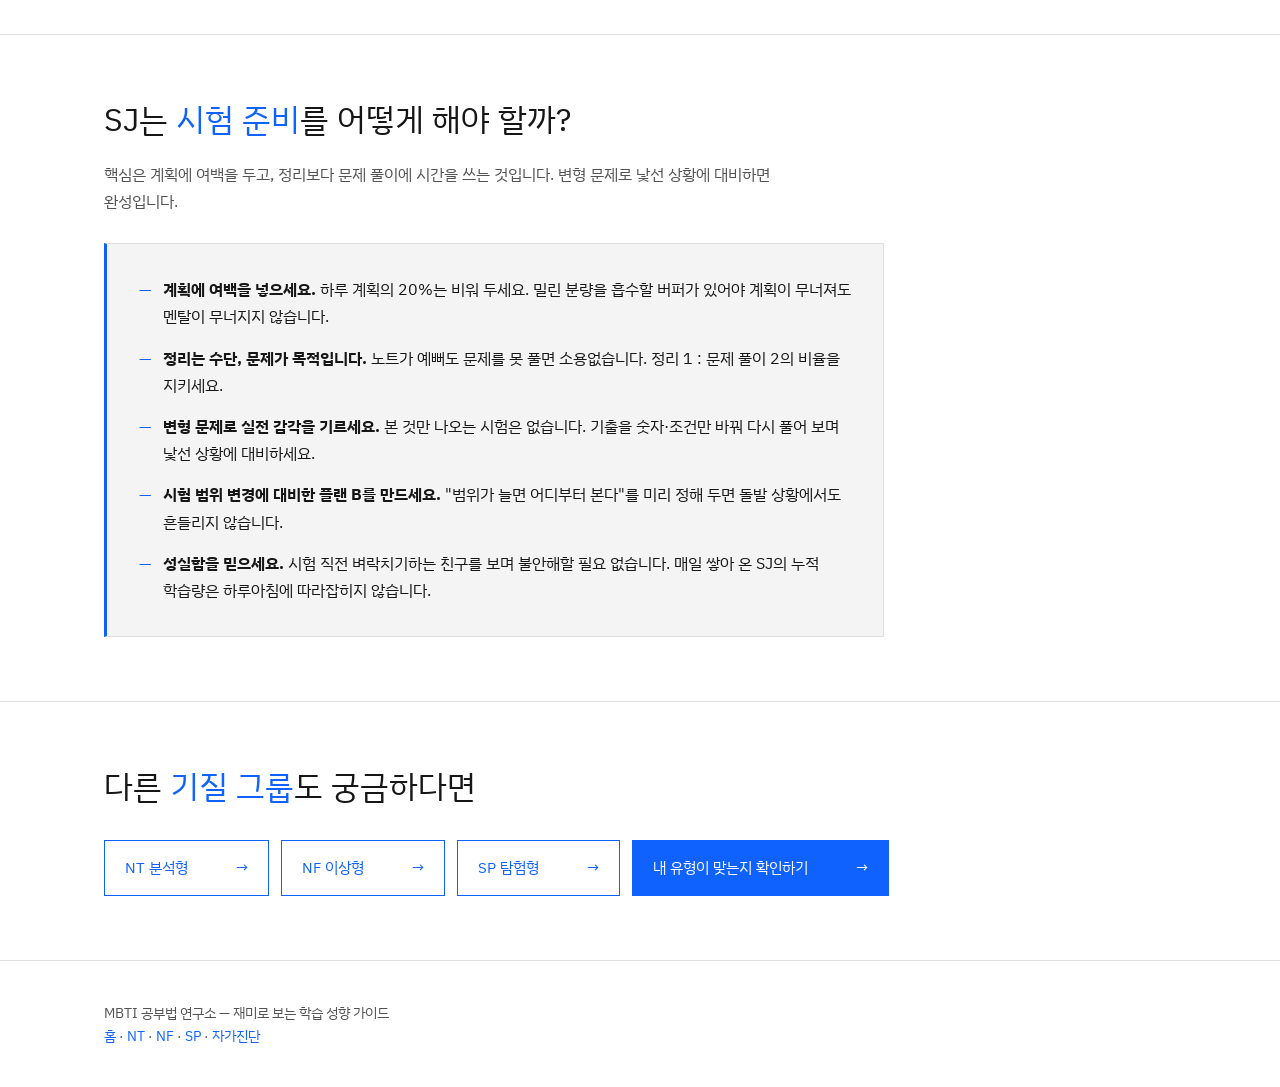
<file: sj.html>
<!DOCTYPE html>
<html lang="ko">
<head>
  <meta charset="UTF-8">
  <meta name="viewport" content="width=device-width, initial-scale=1.0">
  <!-- Google tag (gtag.js) -->
  <script async src="https://www.googletagmanager.com/gtag/js?id=G-1TBMHPHTQD"></script>
  <script>
    window.dataLayer = window.dataLayer || [];
    function gtag(){dataLayer.push(arguments);}
    gtag('js', new Date());
    gtag('config', 'G-1TBMHPHTQD');
  </script>
  <title>SJ 관리형 공부법 — MBTI 공부법 연구소</title>
  <meta name="description" content="ISTJ·ISFJ·ESTJ·ESFJ 등 SJ 관리형은 계획과 루틴으로 성과를 쌓습니다. SJ의 계획표 활용법과 주기 복습, 유형별 공부법, 변형 문제 대비 시험 전략을 정리했습니다.">
  <link rel="preconnect" href="https://fonts.googleapis.com">
  <link rel="preconnect" href="https://fonts.gstatic.com" crossorigin>
  <link rel="stylesheet" href="https://fonts.googleapis.com/css2?family=IBM+Plex+Sans+KR:wght@300;400;500;600;700&display=swap">
  <link rel="stylesheet" href="css/base.css">
  <link rel="stylesheet" href="css/theme.css">
  <script src="js/theme.js"></script>
  <link rel="stylesheet" href="css/content.css">
</head>
<body>

<nav class="nav">
  <div class="container">
    <a class="logo" href="index.html"><strong>MBTI</strong> 공부법 연구소</a>
    <ul>
      <li><a href="nt.html">NT 분석형</a></li>
      <li><a href="nf.html">NF 이상형</a></li>
      <li><a class="active" href="sj.html">SJ 관리형</a></li>
      <li><a href="sp.html">SP 탐험형</a></li>
      <li><a class="nav-test" href="test.html">내 유형 찾기</a></li>
      <li><button type="button" class="theme-toggle" id="themeToggle" aria-label="다크/라이트 모드 전환" title="다크/라이트 모드 전환">
        <svg class="icon-moon" viewBox="0 0 24 24" fill="none" stroke="currentColor" stroke-width="1.5" stroke-linecap="round" stroke-linejoin="round" aria-hidden="true"><path d="M20.5 13.5A8.5 8.5 0 0 1 10.5 3.5a8.5 8.5 0 1 0 10 10Z"/></svg>
        <svg class="icon-sun" viewBox="0 0 24 24" fill="none" stroke="currentColor" stroke-width="1.5" stroke-linecap="round" stroke-linejoin="round" aria-hidden="true"><circle cx="12" cy="12" r="4"/><path d="M12 2v3M12 19v3M2 12h3M19 12h3M4.9 4.9l2.1 2.1M17 17l2.1 2.1M19.1 4.9 17 7M7 17l-2.1 2.1"/></svg>
      </button></li>
    </ul>
  </div>
</nav>

<header class="hero">
  <div class="container">
    <div class="hero-copy">
    <span class="badge">ISTJ · ISFJ · ESTJ · ESFJ</span>
    <h1>SJ <span>관리형</span> — 계획대로 쌓아 올리는 성실파</h1>
    <p>"오늘 할 일을 오늘 끝낸다" — 꾸준함이 재능이 되는 사람들입니다.</p>
    </div>
    <div class="hero-art">
      <svg viewBox="0 0 64 64" fill="none" stroke="currentColor" stroke-width="1.5" stroke-linecap="round" stroke-linejoin="round" aria-hidden="true">
        <rect x="15" y="11" width="34" height="44"/>
        <rect x="25" y="7" width="14" height="8"/>
        <path d="M22 26l3 3 5.5-6"/><line x1="35" y1="27" x2="43" y2="27"/>
        <path d="M22 37l3 3 5.5-6"/><line x1="35" y1="38" x2="43" y2="38"/>
        <circle cx="24.5" cy="47.5" r="2.5"/><line x1="35" y1="48" x2="43" y2="48"/>
      </svg>
    </div>
  </div>
</header>

<main>

<section>
  <div class="container">
    <h2>SJ는 <span>어떻게 공부할 때</span> 가장 잘될까?</h2>
    <div class="group-intro">
      <p>
        SJ는 명확한 계획과 규칙적인 루틴 안에서 공부할 때 가장 안정적으로 성과를 냅니다.
        SJ 기질은 감각(S)으로 구체적 사실을 받아들이고 판단(J)으로 체계를 세웁니다.
        교과서 순서대로, 계획표대로, 필기 정리대로 — 정해진 틀 안에서 차곡차곡 쌓아
        올릴 때 가장 안정적으로 성과를 냅니다. 학교 수업과 내신 시험처럼 범위와 규칙이
        분명한 환경은 사실상 SJ를 위해 설계된 무대라고 해도 과언이 아닙니다.
      </p>
      <p>
        <strong>강점</strong>은 꾸준함과 꼼꼼함입니다. 매일 같은 시간에 책상에 앉는 루틴,
        수업 내용을 빠짐없이 정리하는 필기, 제출 기한을 지키는 책임감이 성적의 바닥을
        단단하게 받쳐 줍니다. 반면 <strong>약점</strong>은 유연성입니다. 계획이 틀어지면
        스트레스가 크고, 배운 적 없는 새로운 유형의 문제나 갑작스러운 범위 변경에
        약해질 수 있습니다. 또 정리 자체에 시간을 너무 써서 정작 문제 풀 시간이
        부족해지는 '노트 정리의 함정'도 조심해야 합니다.
      </p>
      <p>
        SJ에게 가장 잘 맞는 환경은 <strong>규칙적인 일과와 명확한 커리큘럼</strong>입니다.
        여기에 "계획의 20%는 비워 두기", "일주일에 한 번은 낯선 유형 문제 풀기"처럼
        유연성을 훈련하는 장치를 더하면 어떤 시험에서도 흔들리지 않는 실력이 완성됩니다.
      </p>
    </div>
  </div>
</section>

<section>
  <div class="container">
    <h2>ISTJ·ISFJ·ESTJ·ESFJ는 <span>각각 어떻게 공부해야</span> 할까?</h2>
    <p class="section-lead">같은 SJ라도 성실함의 방향이 다릅니다. ISTJ는 원칙, ISFJ는 정리, ESTJ는 점검, ESFJ는 함께하는 분위기가 힘의 원천입니다.</p>
    <div class="card-grid">
      <article class="card type-card">
        <h3><span>ISTJ</span> 현실주의자</h3>
        <p>묵묵히 해내는 원칙형. 검증된 방법을 반복할 때 최고의 효율을 냅니다.</p>
        <ul>
          <li>매일 같은 시간·같은 자리에서 시작하는 고정 루틴 만들기</li>
          <li>교과서 → 문제집 → 오답 3단계를 과목마다 동일하게 적용</li>
          <li>암기는 하루 뒤·일주일 뒤·한 달 뒤 3회 복습표로 관리 (에빙하우스 망각곡선 기준)</li>
          <li>새로운 유형 문제를 주 1회 '도전 문제'로 정해 적응력 키우기</li>
        </ul>
      </article>

      <article class="card type-card">
        <h3><span>ISFJ</span> 수호자</h3>
        <p>차분하고 세심한 노력형. 완벽한 정리 욕심이 시간을 잡아먹지 않게 관리가 필요합니다.</p>
        <ul>
          <li>노트 정리는 과목당 30분 제한, 남는 시간은 문제 풀이로</li>
          <li>선생님 말씀·수업 예시까지 적어두는 강점을 시험 대비에 활용</li>
          <li>혼자 끙끙대지 말고 질문 리스트를 만들어 정기적으로 해결</li>
          <li>조용한 도서관 등 방해 없는 공간을 주력 공부 장소로</li>
        </ul>
      </article>

      <article class="card type-card">
        <h3><span>ESTJ</span> 경영자</h3>
        <p>목표와 마감이 있어야 도는 엔진형. 관리하고 점검할 때 에너지가 나옵니다.</p>
        <ul>
          <li>주간 계획표에 과목·분량·시간을 수치로 명시하고 체크</li>
          <li>스터디의 총무·리더 역할로 마감 압박을 동기로 전환</li>
          <li>모의고사·단원평가 등 점검 이벤트를 스스로 만들기</li>
          <li>효율 집착 주의 — 이해가 덜 된 부분은 시간을 더 허용하기</li>
        </ul>
      </article>

      <article class="card type-card">
        <h3><span>ESFJ</span> 집정관</h3>
        <p>함께할 때 힘이 나는 분위기 메이커형. 좋은 스터디가 최고의 공부 환경입니다.</p>
        <ul>
          <li>마음 맞는 소수 스터디에서 서로 진도를 확인하는 체계 만들기</li>
          <li>배운 내용을 친구에게 정리해 주며 자연스럽게 복습</li>
          <li>칭찬·인정이 큰 동력 — 성취를 기록하고 공유하는 습관</li>
          <li>관계 스트레스가 성적으로 번지지 않게 공부 시간은 분리</li>
        </ul>
      </article>
    </div>
  </div>
</section>

<section>
  <div class="container">
    <h2>SJ는 <span>시험 준비</span>를 어떻게 해야 할까?</h2>
    <p class="section-lead">핵심은 계획에 여백을 두고, 정리보다 문제 풀이에 시간을 쓰는 것입니다. 변형 문제로 낯선 상황에 대비하면 완성입니다.</p>
    <ul class="tips">
      <li><strong>계획에 여백을 넣으세요.</strong> 하루 계획의 20%는 비워 두세요. 밀린 분량을 흡수할 버퍼가 있어야 계획이 무너져도 멘탈이 무너지지 않습니다.</li>
      <li><strong>정리는 수단, 문제가 목적입니다.</strong> 노트가 예뻐도 문제를 못 풀면 소용없습니다. 정리 1 : 문제 풀이 2의 비율을 지키세요.</li>
      <li><strong>변형 문제로 실전 감각을 기르세요.</strong> 본 것만 나오는 시험은 없습니다. 기출을 숫자·조건만 바꿔 다시 풀어 보며 낯선 상황에 대비하세요.</li>
      <li><strong>시험 범위 변경에 대비한 플랜 B를 만드세요.</strong> "범위가 늘면 어디부터 본다"를 미리 정해 두면 돌발 상황에서도 흔들리지 않습니다.</li>
      <li><strong>성실함을 믿으세요.</strong> 시험 직전 벼락치기하는 친구를 보며 불안해할 필요 없습니다. 매일 쌓아 온 SJ의 누적 학습량은 하루아침에 따라잡히지 않습니다.</li>
    </ul>
  </div>
</section>

<section>
  <div class="container">
    <h2>다른 <span>기질 그룹</span>도 궁금하다면</h2>
    <div class="cta-links">
      <a class="btn btn-outline" href="nt.html">NT 분석형</a>
      <a class="btn btn-outline" href="nf.html">NF 이상형</a>
      <a class="btn btn-outline" href="sp.html">SP 탐험형</a>
      <a class="btn" href="test.html">내 유형이 맞는지 확인하기</a>
    </div>
  </div>
</section>

</main>

<footer>
  <div class="container">
    <p>MBTI 공부법 연구소 — 재미로 보는 학습 성향 가이드</p>
    <p>
      <a href="index.html">홈</a> · <a href="nt.html">NT</a> ·
      <a href="nf.html">NF</a> · <a href="sp.html">SP</a> ·
      <a href="test.html">자가진단</a>
    </p>
  </div>
</footer>

</body>
</html>
</file>
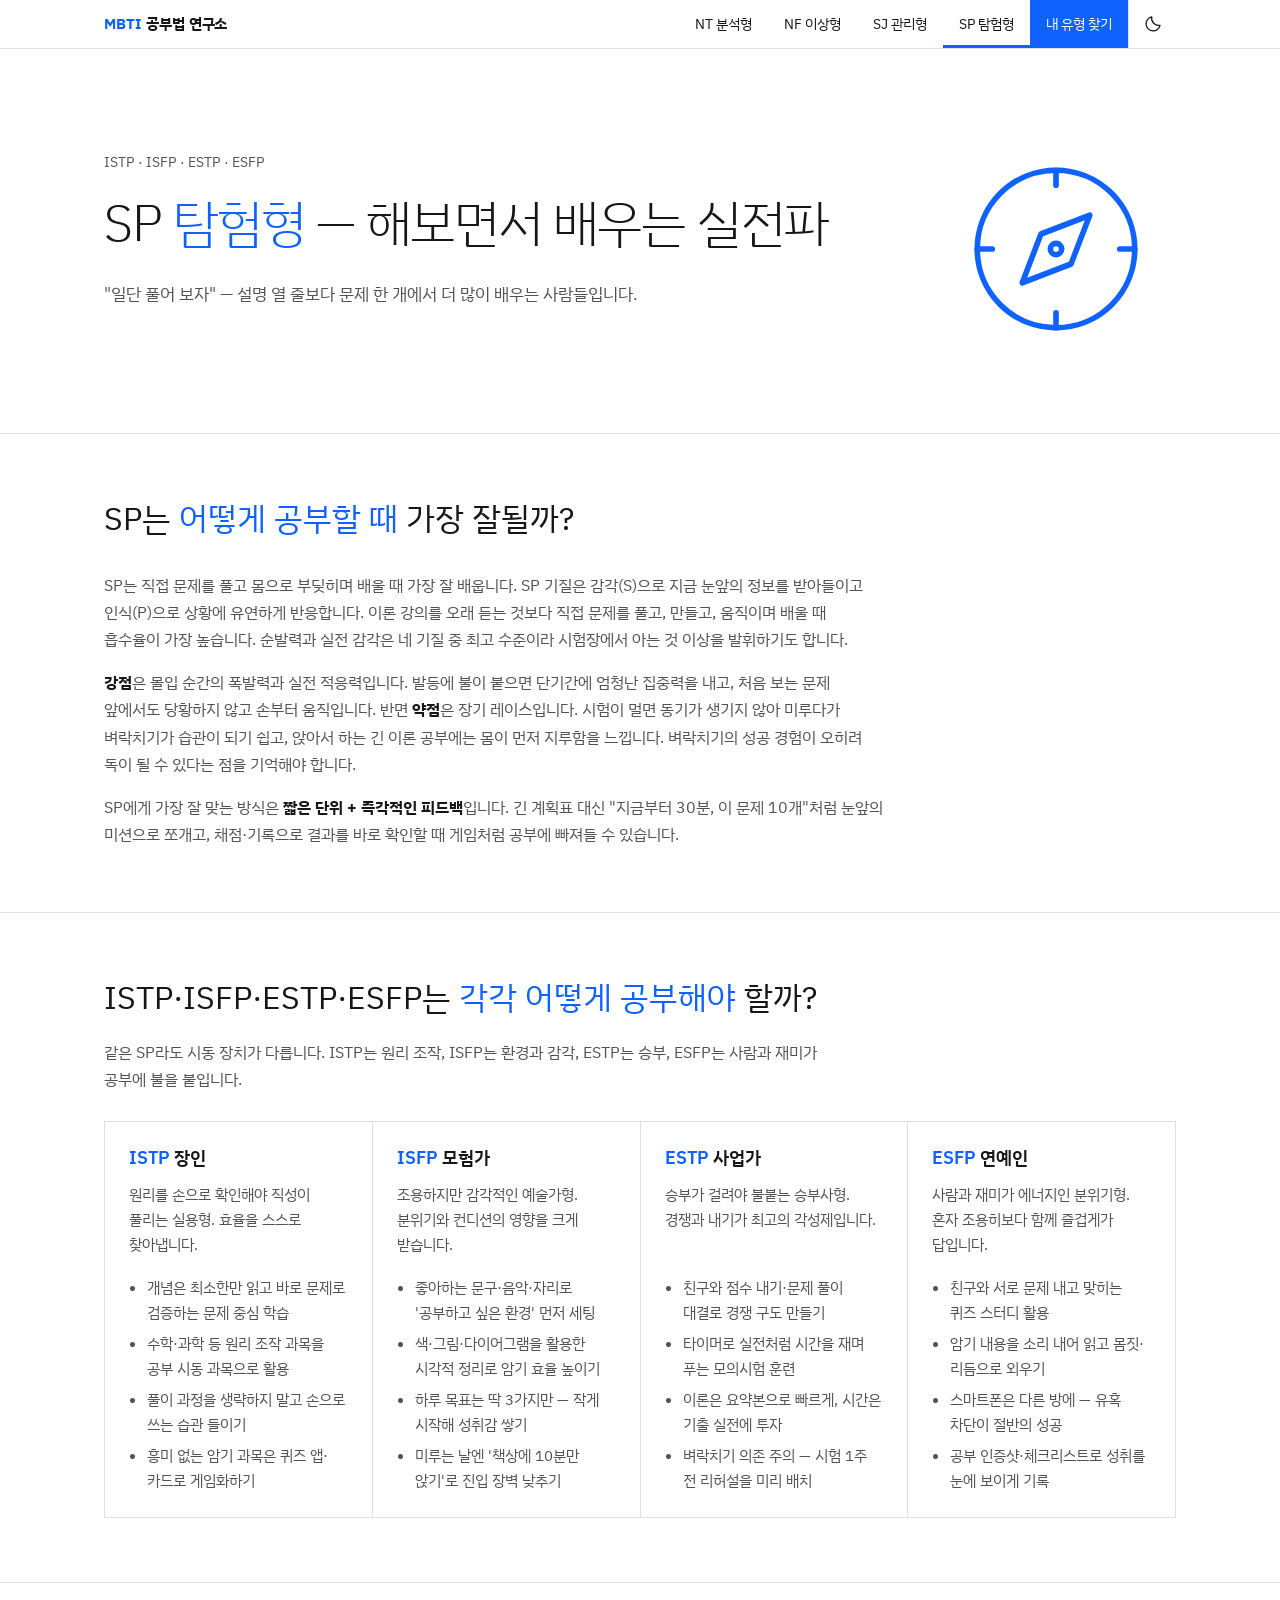
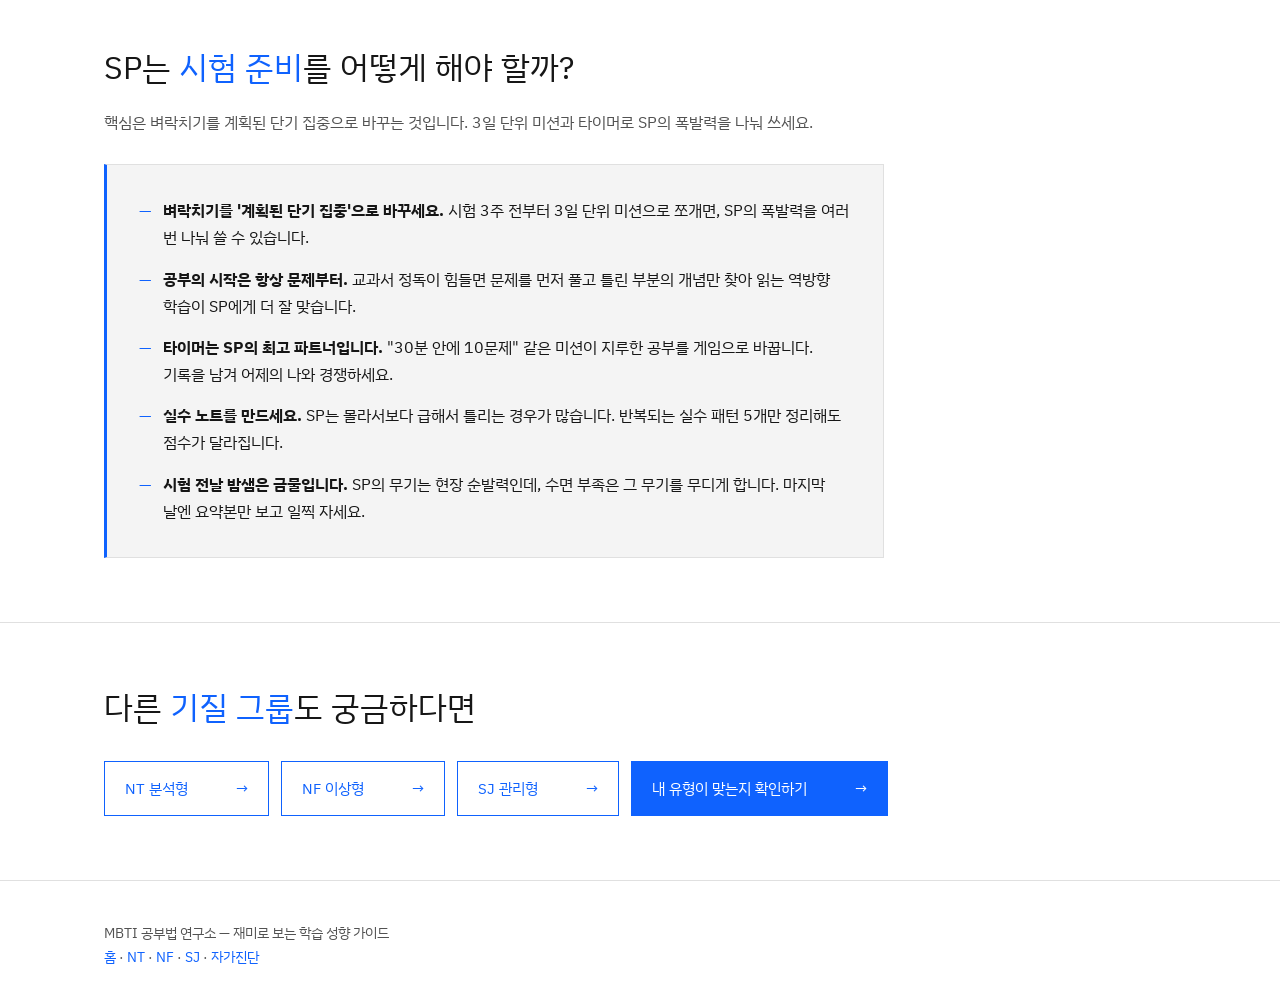
<file: sp.html>
<!DOCTYPE html>
<html lang="ko">
<head>
  <meta charset="UTF-8">
  <meta name="viewport" content="width=device-width, initial-scale=1.0">
  <!-- Google tag (gtag.js) -->
  <script async src="https://www.googletagmanager.com/gtag/js?id=G-1TBMHPHTQD"></script>
  <script>
    window.dataLayer = window.dataLayer || [];
    function gtag(){dataLayer.push(arguments);}
    gtag('js', new Date());
    gtag('config', 'G-1TBMHPHTQD');
  </script>
  <title>SP 탐험형 공부법 — MBTI 공부법 연구소</title>
  <meta name="description" content="ISTP·ISFP·ESTP·ESFP 등 SP 탐험형은 직접 풀어 보며 배울 때 흡수율이 가장 높습니다. 문제 중심 학습법과 단기 집중 미션 전략, 유형별 공부법, 시험 꿀팁을 정리했습니다.">
  <link rel="preconnect" href="https://fonts.googleapis.com">
  <link rel="preconnect" href="https://fonts.gstatic.com" crossorigin>
  <link rel="stylesheet" href="https://fonts.googleapis.com/css2?family=IBM+Plex+Sans+KR:wght@300;400;500;600;700&display=swap">
  <link rel="stylesheet" href="css/base.css">
  <link rel="stylesheet" href="css/theme.css">
  <script src="js/theme.js"></script>
  <link rel="stylesheet" href="css/content.css">
</head>
<body>

<nav class="nav">
  <div class="container">
    <a class="logo" href="index.html"><strong>MBTI</strong> 공부법 연구소</a>
    <ul>
      <li><a href="nt.html">NT 분석형</a></li>
      <li><a href="nf.html">NF 이상형</a></li>
      <li><a href="sj.html">SJ 관리형</a></li>
      <li><a class="active" href="sp.html">SP 탐험형</a></li>
      <li><a class="nav-test" href="test.html">내 유형 찾기</a></li>
      <li><button type="button" class="theme-toggle" id="themeToggle" aria-label="다크/라이트 모드 전환" title="다크/라이트 모드 전환">
        <svg class="icon-moon" viewBox="0 0 24 24" fill="none" stroke="currentColor" stroke-width="1.5" stroke-linecap="round" stroke-linejoin="round" aria-hidden="true"><path d="M20.5 13.5A8.5 8.5 0 0 1 10.5 3.5a8.5 8.5 0 1 0 10 10Z"/></svg>
        <svg class="icon-sun" viewBox="0 0 24 24" fill="none" stroke="currentColor" stroke-width="1.5" stroke-linecap="round" stroke-linejoin="round" aria-hidden="true"><circle cx="12" cy="12" r="4"/><path d="M12 2v3M12 19v3M2 12h3M19 12h3M4.9 4.9l2.1 2.1M17 17l2.1 2.1M19.1 4.9 17 7M7 17l-2.1 2.1"/></svg>
      </button></li>
    </ul>
  </div>
</nav>

<header class="hero">
  <div class="container">
    <div class="hero-copy">
    <span class="badge">ISTP · ISFP · ESTP · ESFP</span>
    <h1>SP <span>탐험형</span> — 해보면서 배우는 실전파</h1>
    <p>"일단 풀어 보자" — 설명 열 줄보다 문제 한 개에서 더 많이 배우는 사람들입니다.</p>
    </div>
    <div class="hero-art">
      <svg viewBox="0 0 64 64" fill="none" stroke="currentColor" stroke-width="1.5" stroke-linecap="round" stroke-linejoin="round" aria-hidden="true">
        <circle cx="32" cy="32" r="21"/>
        <path d="M41 23l-5 13-13 5 5-13Z"/>
        <circle cx="32" cy="32" r="1.5"/>
        <line x1="32" y1="11" x2="32" y2="15"/><line x1="32" y1="49" x2="32" y2="53"/>
        <line x1="11" y1="32" x2="15" y2="32"/><line x1="49" y1="32" x2="53" y2="32"/>
      </svg>
    </div>
  </div>
</header>

<main>

<section>
  <div class="container">
    <h2>SP는 <span>어떻게 공부할 때</span> 가장 잘될까?</h2>
    <div class="group-intro">
      <p>
        SP는 직접 문제를 풀고 몸으로 부딪히며 배울 때 가장 잘 배웁니다.
        SP 기질은 감각(S)으로 지금 눈앞의 정보를 받아들이고 인식(P)으로 상황에 유연하게
        반응합니다. 이론 강의를 오래 듣는 것보다 직접 문제를 풀고, 만들고, 움직이며
        배울 때 흡수율이 가장 높습니다. 순발력과 실전 감각은 네 기질 중 최고 수준이라
        시험장에서 아는 것 이상을 발휘하기도 합니다.
      </p>
      <p>
        <strong>강점</strong>은 몰입 순간의 폭발력과 실전 적응력입니다. 발등에 불이 붙으면
        단기간에 엄청난 집중력을 내고, 처음 보는 문제 앞에서도 당황하지 않고 손부터
        움직입니다. 반면 <strong>약점</strong>은 장기 레이스입니다. 시험이 멀면 동기가
        생기지 않아 미루다가 벼락치기가 습관이 되기 쉽고, 앉아서 하는 긴 이론 공부에는
        몸이 먼저 지루함을 느낍니다. 벼락치기의 성공 경험이 오히려 독이 될 수 있다는 점을
        기억해야 합니다.
      </p>
      <p>
        SP에게 가장 잘 맞는 방식은 <strong>짧은 단위 + 즉각적인 피드백</strong>입니다.
        긴 계획표 대신 "지금부터 30분, 이 문제 10개"처럼 눈앞의 미션으로 쪼개고,
        채점·기록으로 결과를 바로 확인할 때 게임처럼 공부에 빠져들 수 있습니다.
      </p>
    </div>
  </div>
</section>

<section>
  <div class="container">
    <h2>ISTP·ISFP·ESTP·ESFP는 <span>각각 어떻게 공부해야</span> 할까?</h2>
    <p class="section-lead">같은 SP라도 시동 장치가 다릅니다. ISTP는 원리 조작, ISFP는 환경과 감각, ESTP는 승부, ESFP는 사람과 재미가 공부에 불을 붙입니다.</p>
    <div class="card-grid">
      <article class="card type-card">
        <h3><span>ISTP</span> 장인</h3>
        <p>원리를 손으로 확인해야 직성이 풀리는 실용형. 효율을 스스로 찾아냅니다.</p>
        <ul>
          <li>개념은 최소한만 읽고 바로 문제로 검증하는 문제 중심 학습</li>
          <li>수학·과학 등 원리 조작 과목을 공부 시동 과목으로 활용</li>
          <li>풀이 과정을 생략하지 말고 손으로 쓰는 습관 들이기</li>
          <li>흥미 없는 암기 과목은 퀴즈 앱·카드로 게임화하기</li>
        </ul>
      </article>

      <article class="card type-card">
        <h3><span>ISFP</span> 모험가</h3>
        <p>조용하지만 감각적인 예술가형. 분위기와 컨디션의 영향을 크게 받습니다.</p>
        <ul>
          <li>좋아하는 문구·음악·자리로 '공부하고 싶은 환경' 먼저 세팅</li>
          <li>색·그림·다이어그램을 활용한 시각적 정리로 암기 효율 높이기</li>
          <li>하루 목표는 딱 3가지만 — 작게 시작해 성취감 쌓기</li>
          <li>미루는 날엔 '책상에 10분만 앉기'로 진입 장벽 낮추기</li>
        </ul>
      </article>

      <article class="card type-card">
        <h3><span>ESTP</span> 사업가</h3>
        <p>승부가 걸려야 불붙는 승부사형. 경쟁과 내기가 최고의 각성제입니다.</p>
        <ul>
          <li>친구와 점수 내기·문제 풀이 대결로 경쟁 구도 만들기</li>
          <li>타이머로 실전처럼 시간을 재며 푸는 모의시험 훈련</li>
          <li>이론은 요약본으로 빠르게, 시간은 기출 실전에 투자</li>
          <li>벼락치기 의존 주의 — 시험 1주 전 리허설을 미리 배치</li>
        </ul>
      </article>

      <article class="card type-card">
        <h3><span>ESFP</span> 연예인</h3>
        <p>사람과 재미가 에너지인 분위기형. 혼자 조용히보다 함께 즐겁게가 답입니다.</p>
        <ul>
          <li>친구와 서로 문제 내고 맞히는 퀴즈 스터디 활용</li>
          <li>암기 내용을 소리 내어 읽고 몸짓·리듬으로 외우기</li>
          <li>스마트폰은 다른 방에 — 유혹 차단이 절반의 성공</li>
          <li>공부 인증샷·체크리스트로 성취를 눈에 보이게 기록</li>
        </ul>
      </article>
    </div>
  </div>
</section>

<section>
  <div class="container">
    <h2>SP는 <span>시험 준비</span>를 어떻게 해야 할까?</h2>
    <p class="section-lead">핵심은 벼락치기를 계획된 단기 집중으로 바꾸는 것입니다. 3일 단위 미션과 타이머로 SP의 폭발력을 나눠 쓰세요.</p>
    <ul class="tips">
      <li><strong>벼락치기를 '계획된 단기 집중'으로 바꾸세요.</strong> 시험 3주 전부터 3일 단위 미션으로 쪼개면, SP의 폭발력을 여러 번 나눠 쓸 수 있습니다.</li>
      <li><strong>공부의 시작은 항상 문제부터.</strong> 교과서 정독이 힘들면 문제를 먼저 풀고 틀린 부분의 개념만 찾아 읽는 역방향 학습이 SP에게 더 잘 맞습니다.</li>
      <li><strong>타이머는 SP의 최고 파트너입니다.</strong> "30분 안에 10문제" 같은 미션이 지루한 공부를 게임으로 바꿉니다. 기록을 남겨 어제의 나와 경쟁하세요.</li>
      <li><strong>실수 노트를 만드세요.</strong> SP는 몰라서보다 급해서 틀리는 경우가 많습니다. 반복되는 실수 패턴 5개만 정리해도 점수가 달라집니다.</li>
      <li><strong>시험 전날 밤샘은 금물입니다.</strong> SP의 무기는 현장 순발력인데, 수면 부족은 그 무기를 무디게 합니다. 마지막 날엔 요약본만 보고 일찍 자세요.</li>
    </ul>
  </div>
</section>

<section>
  <div class="container">
    <h2>다른 <span>기질 그룹</span>도 궁금하다면</h2>
    <div class="cta-links">
      <a class="btn btn-outline" href="nt.html">NT 분석형</a>
      <a class="btn btn-outline" href="nf.html">NF 이상형</a>
      <a class="btn btn-outline" href="sj.html">SJ 관리형</a>
      <a class="btn" href="test.html">내 유형이 맞는지 확인하기</a>
    </div>
  </div>
</section>

</main>

<footer>
  <div class="container">
    <p>MBTI 공부법 연구소 — 재미로 보는 학습 성향 가이드</p>
    <p>
      <a href="index.html">홈</a> · <a href="nt.html">NT</a> ·
      <a href="nf.html">NF</a> · <a href="sj.html">SJ</a> ·
      <a href="test.html">자가진단</a>
    </p>
  </div>
</footer>

</body>
</html>
</file>
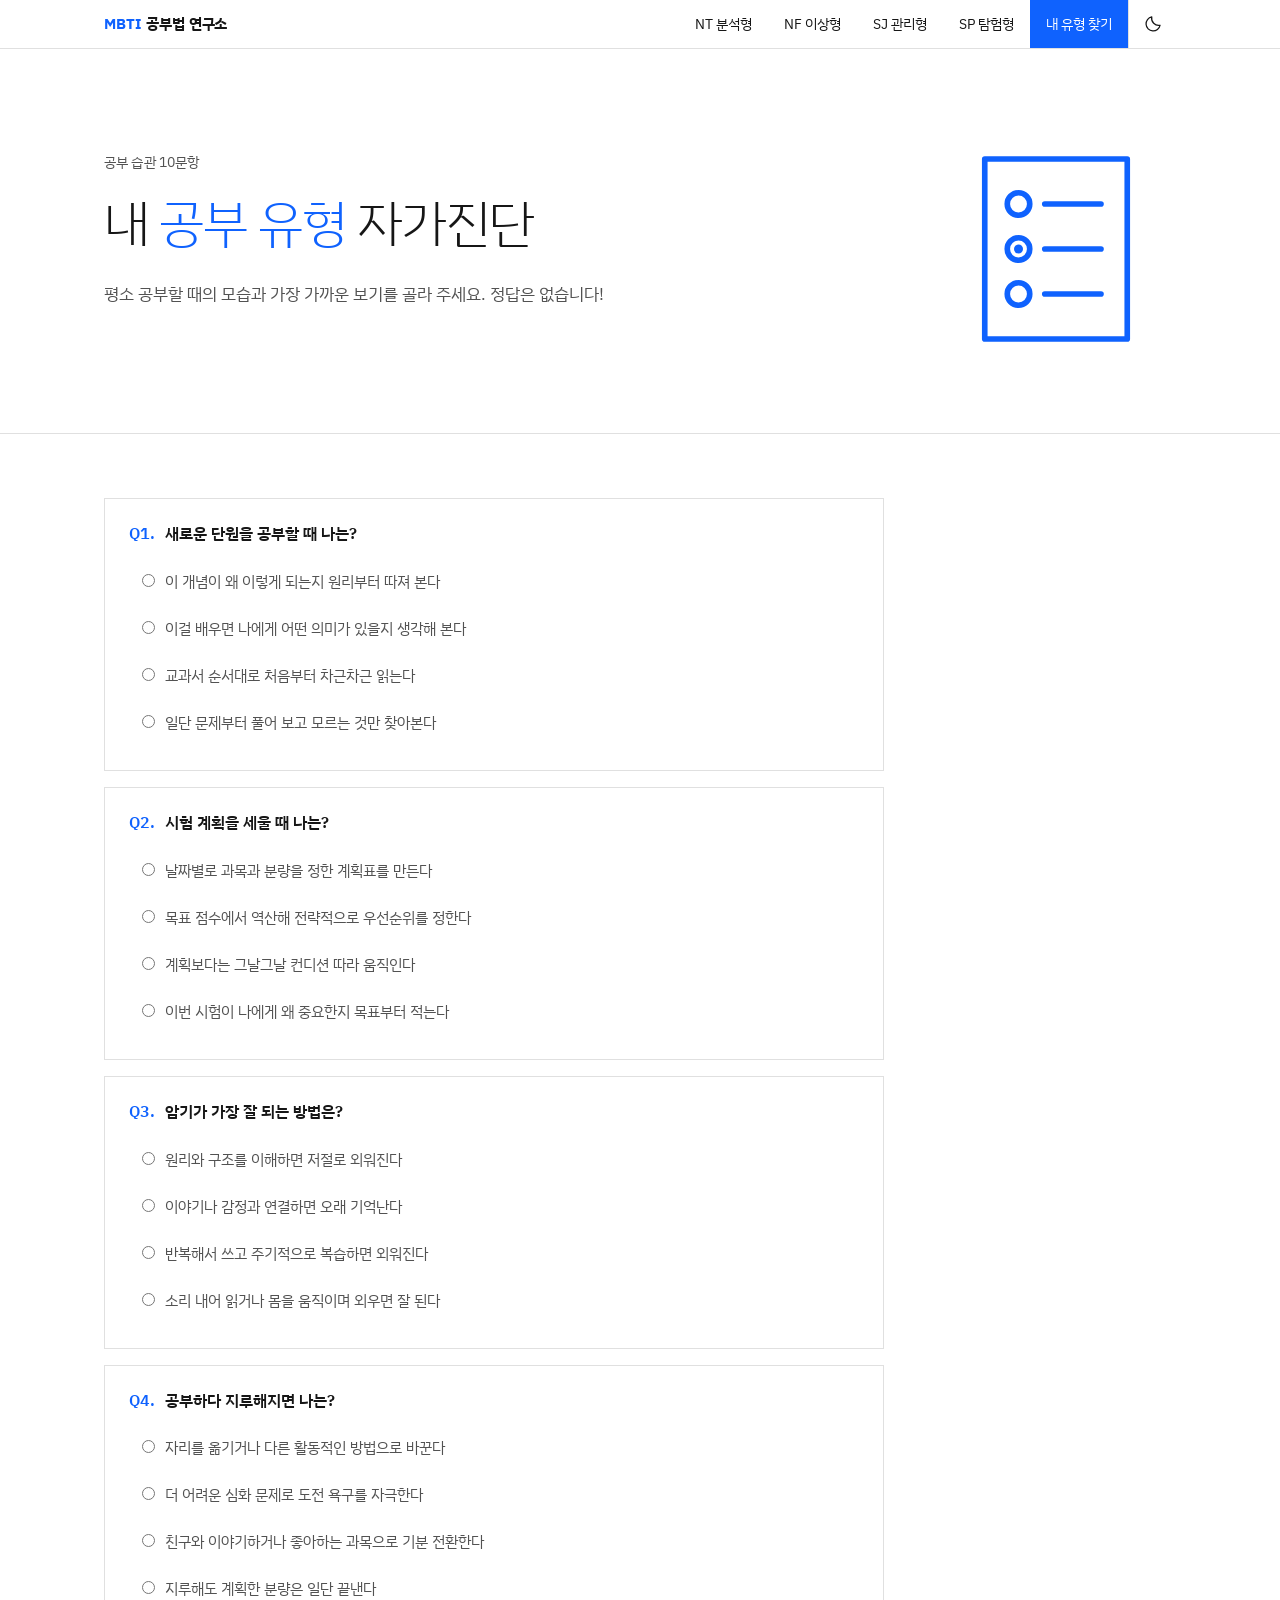
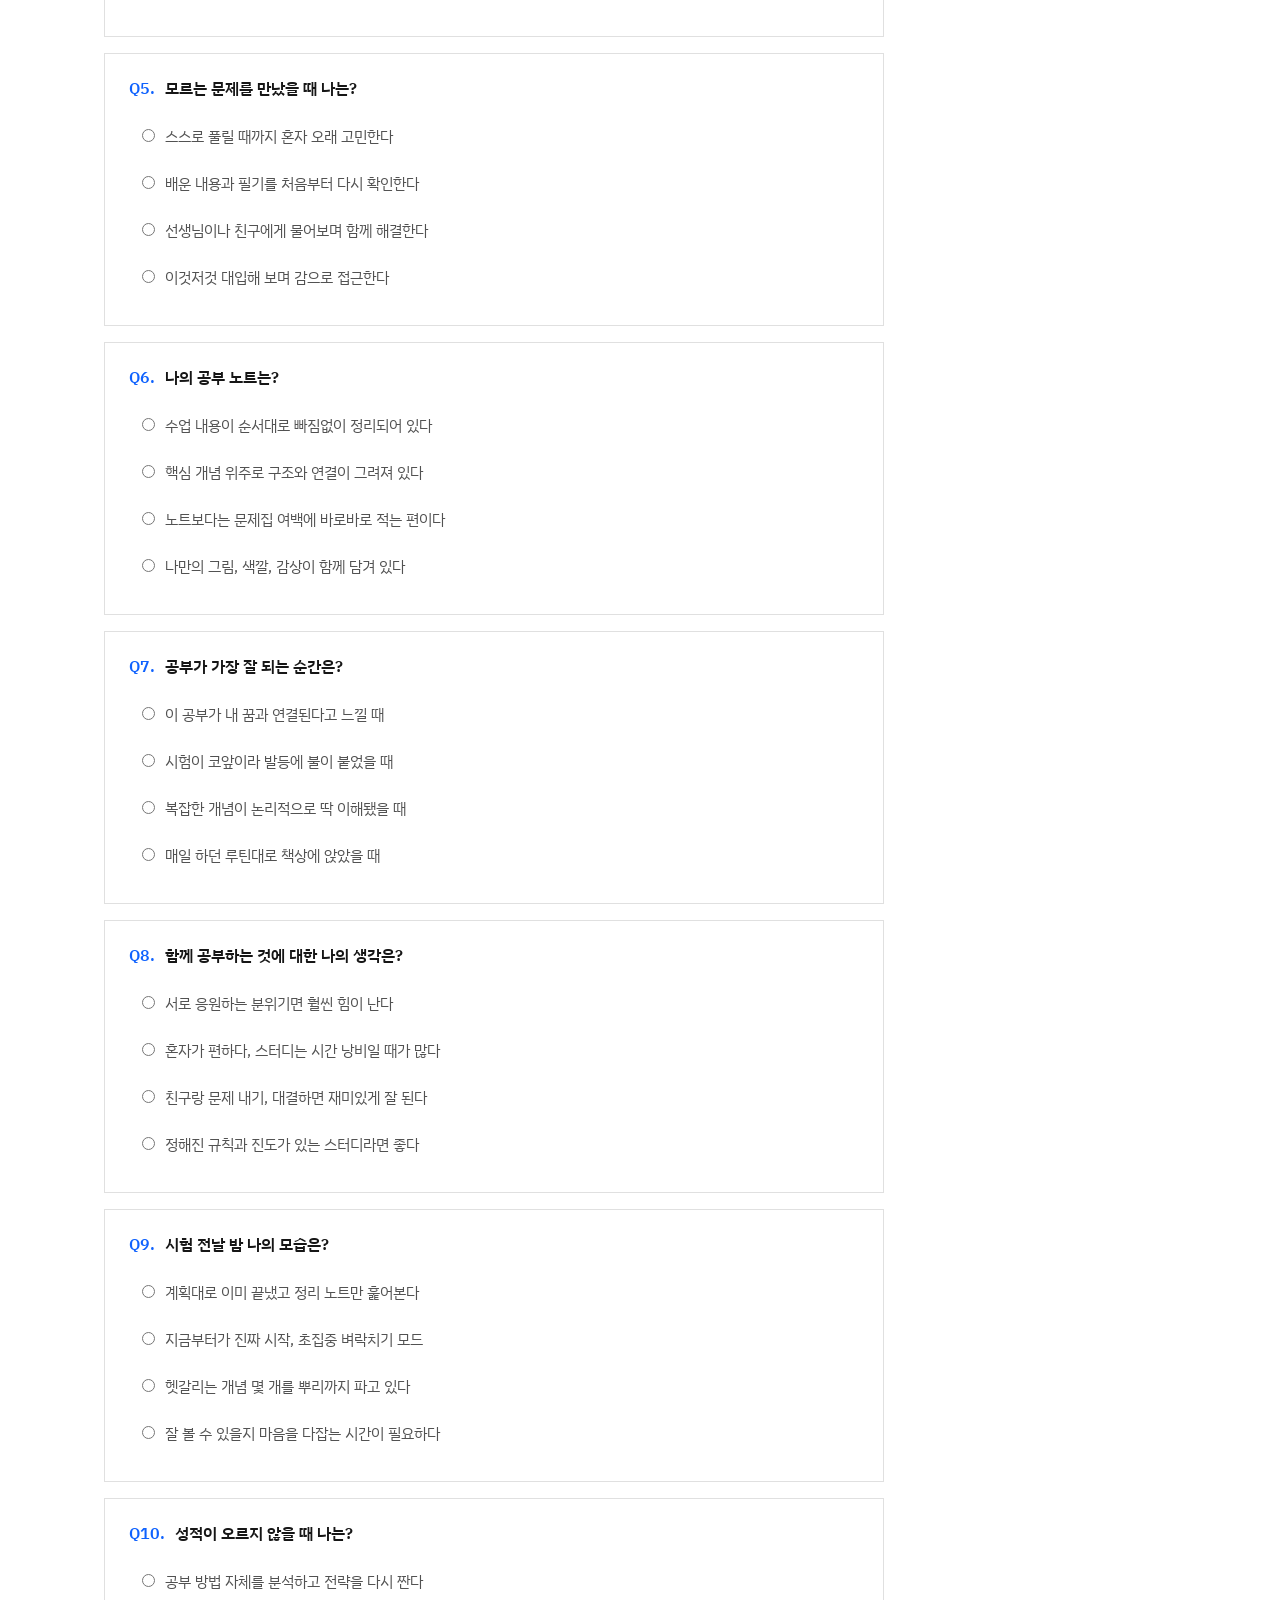
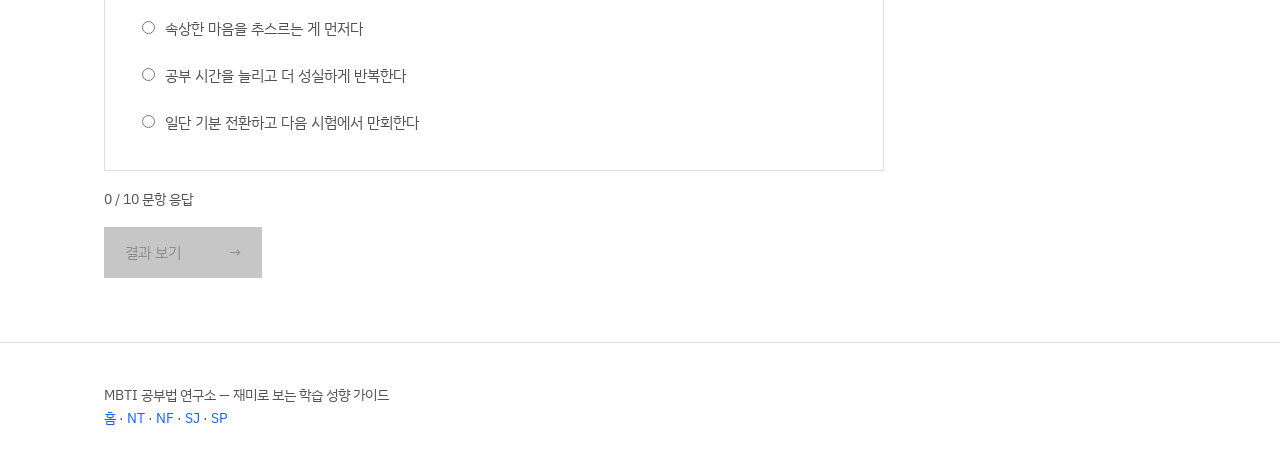
<file: test.html>
<!DOCTYPE html>
<html lang="ko">
<head>
  <meta charset="UTF-8">
  <meta name="viewport" content="width=device-width, initial-scale=1.0">
  <!-- Google tag (gtag.js) -->
  <script async src="https://www.googletagmanager.com/gtag/js?id=G-1TBMHPHTQD"></script>
  <script>
    window.dataLayer = window.dataLayer || [];
    function gtag(){dataLayer.push(arguments);}
    gtag('js', new Date());
    gtag('config', 'G-1TBMHPHTQD');
  </script>
  <title>공부 습관 자가진단 — MBTI 공부법 연구소</title>
  <meta name="description" content="공부 습관 10문항으로 나의 MBTI 기질 그룹(NT·NF·SJ·SP)을 확인하는 무료 자가진단 테스트. 1분이면 결과와 함께 내 기질에 맞는 공부법 페이지를 안내받을 수 있습니다.">
  <link rel="preconnect" href="https://fonts.googleapis.com">
  <link rel="preconnect" href="https://fonts.gstatic.com" crossorigin>
  <link rel="stylesheet" href="https://fonts.googleapis.com/css2?family=IBM+Plex+Sans+KR:wght@300;400;500;600;700&display=swap">
  <link rel="stylesheet" href="css/base.css">
  <link rel="stylesheet" href="css/theme.css">
  <script src="js/theme.js"></script>
  <link rel="stylesheet" href="css/test.css">
</head>
<body>

<nav class="nav">
  <div class="container">
    <a class="logo" href="index.html"><strong>MBTI</strong> 공부법 연구소</a>
    <ul>
      <li><a href="nt.html">NT 분석형</a></li>
      <li><a href="nf.html">NF 이상형</a></li>
      <li><a href="sj.html">SJ 관리형</a></li>
      <li><a href="sp.html">SP 탐험형</a></li>
      <li><a class="nav-test active" href="test.html">내 유형 찾기</a></li>
      <li><button type="button" class="theme-toggle" id="themeToggle" aria-label="다크/라이트 모드 전환" title="다크/라이트 모드 전환">
        <svg class="icon-moon" viewBox="0 0 24 24" fill="none" stroke="currentColor" stroke-width="1.5" stroke-linecap="round" stroke-linejoin="round" aria-hidden="true"><path d="M20.5 13.5A8.5 8.5 0 0 1 10.5 3.5a8.5 8.5 0 1 0 10 10Z"/></svg>
        <svg class="icon-sun" viewBox="0 0 24 24" fill="none" stroke="currentColor" stroke-width="1.5" stroke-linecap="round" stroke-linejoin="round" aria-hidden="true"><circle cx="12" cy="12" r="4"/><path d="M12 2v3M12 19v3M2 12h3M19 12h3M4.9 4.9l2.1 2.1M17 17l2.1 2.1M19.1 4.9 17 7M7 17l-2.1 2.1"/></svg>
      </button></li>
    </ul>
  </div>
</nav>

<header class="hero">
  <div class="container">
    <div class="hero-copy">
    <span class="badge">공부 습관 10문항</span>
    <h1>내 <span>공부 유형</span> 자가진단</h1>
    <p>평소 공부할 때의 모습과 가장 가까운 보기를 골라 주세요. 정답은 없습니다!</p>
    </div>
    <div class="hero-art">
      <svg viewBox="0 0 64 64" fill="none" stroke="currentColor" stroke-width="1.5" stroke-linecap="round" stroke-linejoin="round" aria-hidden="true">
        <rect x="13" y="8" width="38" height="48"/>
        <circle cx="22" cy="20" r="3"/><line x1="29" y1="20" x2="44" y2="20"/>
        <circle cx="22" cy="32" r="3"/><circle cx="22" cy="32" r="1.2" fill="currentColor" stroke="none"/><line x1="29" y1="32" x2="44" y2="32"/>
        <circle cx="22" cy="44" r="3"/><line x1="29" y1="44" x2="44" y2="44"/>
      </svg>
    </div>
  </div>
</header>

<main>

<section>
  <div class="container">
    <form id="quiz">

      <div class="question">
        <h2><em>Q1.</em> 새로운 단원을 공부할 때 나는?</h2>
        <label><input type="radio" name="q1" value="nt"> 이 개념이 왜 이렇게 되는지 원리부터 따져 본다</label>
        <label><input type="radio" name="q1" value="nf"> 이걸 배우면 나에게 어떤 의미가 있을지 생각해 본다</label>
        <label><input type="radio" name="q1" value="sj"> 교과서 순서대로 처음부터 차근차근 읽는다</label>
        <label><input type="radio" name="q1" value="sp"> 일단 문제부터 풀어 보고 모르는 것만 찾아본다</label>
      </div>

      <div class="question">
        <h2><em>Q2.</em> 시험 계획을 세울 때 나는?</h2>
        <label><input type="radio" name="q2" value="sj"> 날짜별로 과목과 분량을 정한 계획표를 만든다</label>
        <label><input type="radio" name="q2" value="nt"> 목표 점수에서 역산해 전략적으로 우선순위를 정한다</label>
        <label><input type="radio" name="q2" value="sp"> 계획보다는 그날그날 컨디션 따라 움직인다</label>
        <label><input type="radio" name="q2" value="nf"> 이번 시험이 나에게 왜 중요한지 목표부터 적는다</label>
      </div>

      <div class="question">
        <h2><em>Q3.</em> 암기가 가장 잘 되는 방법은?</h2>
        <label><input type="radio" name="q3" value="nt"> 원리와 구조를 이해하면 저절로 외워진다</label>
        <label><input type="radio" name="q3" value="nf"> 이야기나 감정과 연결하면 오래 기억난다</label>
        <label><input type="radio" name="q3" value="sj"> 반복해서 쓰고 주기적으로 복습하면 외워진다</label>
        <label><input type="radio" name="q3" value="sp"> 소리 내어 읽거나 몸을 움직이며 외우면 잘 된다</label>
      </div>

      <div class="question">
        <h2><em>Q4.</em> 공부하다 지루해지면 나는?</h2>
        <label><input type="radio" name="q4" value="sp"> 자리를 옮기거나 다른 활동적인 방법으로 바꾼다</label>
        <label><input type="radio" name="q4" value="nt"> 더 어려운 심화 문제로 도전 욕구를 자극한다</label>
        <label><input type="radio" name="q4" value="nf"> 친구와 이야기하거나 좋아하는 과목으로 기분 전환한다</label>
        <label><input type="radio" name="q4" value="sj"> 지루해도 계획한 분량은 일단 끝낸다</label>
      </div>

      <div class="question">
        <h2><em>Q5.</em> 모르는 문제를 만났을 때 나는?</h2>
        <label><input type="radio" name="q5" value="nt"> 스스로 풀릴 때까지 혼자 오래 고민한다</label>
        <label><input type="radio" name="q5" value="sj"> 배운 내용과 필기를 처음부터 다시 확인한다</label>
        <label><input type="radio" name="q5" value="nf"> 선생님이나 친구에게 물어보며 함께 해결한다</label>
        <label><input type="radio" name="q5" value="sp"> 이것저것 대입해 보며 감으로 접근한다</label>
      </div>

      <div class="question">
        <h2><em>Q6.</em> 나의 공부 노트는?</h2>
        <label><input type="radio" name="q6" value="sj"> 수업 내용이 순서대로 빠짐없이 정리되어 있다</label>
        <label><input type="radio" name="q6" value="nt"> 핵심 개념 위주로 구조와 연결이 그려져 있다</label>
        <label><input type="radio" name="q6" value="sp"> 노트보다는 문제집 여백에 바로바로 적는 편이다</label>
        <label><input type="radio" name="q6" value="nf"> 나만의 그림, 색깔, 감상이 함께 담겨 있다</label>
      </div>

      <div class="question">
        <h2><em>Q7.</em> 공부가 가장 잘 되는 순간은?</h2>
        <label><input type="radio" name="q7" value="nf"> 이 공부가 내 꿈과 연결된다고 느낄 때</label>
        <label><input type="radio" name="q7" value="sp"> 시험이 코앞이라 발등에 불이 붙었을 때</label>
        <label><input type="radio" name="q7" value="nt"> 복잡한 개념이 논리적으로 딱 이해됐을 때</label>
        <label><input type="radio" name="q7" value="sj"> 매일 하던 루틴대로 책상에 앉았을 때</label>
      </div>

      <div class="question">
        <h2><em>Q8.</em> 함께 공부하는 것에 대한 나의 생각은?</h2>
        <label><input type="radio" name="q8" value="nf"> 서로 응원하는 분위기면 훨씬 힘이 난다</label>
        <label><input type="radio" name="q8" value="nt"> 혼자가 편하다, 스터디는 시간 낭비일 때가 많다</label>
        <label><input type="radio" name="q8" value="sp"> 친구랑 문제 내기, 대결하면 재미있게 잘 된다</label>
        <label><input type="radio" name="q8" value="sj"> 정해진 규칙과 진도가 있는 스터디라면 좋다</label>
      </div>

      <div class="question">
        <h2><em>Q9.</em> 시험 전날 밤 나의 모습은?</h2>
        <label><input type="radio" name="q9" value="sj"> 계획대로 이미 끝냈고 정리 노트만 훑어본다</label>
        <label><input type="radio" name="q9" value="sp"> 지금부터가 진짜 시작, 초집중 벼락치기 모드</label>
        <label><input type="radio" name="q9" value="nt"> 헷갈리는 개념 몇 개를 뿌리까지 파고 있다</label>
        <label><input type="radio" name="q9" value="nf"> 잘 볼 수 있을지 마음을 다잡는 시간이 필요하다</label>
      </div>

      <div class="question">
        <h2><em>Q10.</em> 성적이 오르지 않을 때 나는?</h2>
        <label><input type="radio" name="q10" value="nt"> 공부 방법 자체를 분석하고 전략을 다시 짠다</label>
        <label><input type="radio" name="q10" value="nf"> 속상한 마음을 추스르는 게 먼저다</label>
        <label><input type="radio" name="q10" value="sj"> 공부 시간을 늘리고 더 성실하게 반복한다</label>
        <label><input type="radio" name="q10" value="sp"> 일단 기분 전환하고 다음 시험에서 만회한다</label>
      </div>

      <p class="notice" id="progress">0 / 10 문항 응답</p>
      <div style="margin-top:16px;">
        <button type="button" class="btn" id="submitBtn" disabled>결과 보기</button>
      </div>
    </form>

    <div id="result">
      <span class="badge">나의 공부 기질은</span>
      <div class="result-group" id="resultName"></div>
      <p id="resultDesc"></p>
      <div class="score-bars" id="scoreBars"></div>
      <div class="cta-links">
        <a class="btn" id="resultLink" href="#">공부법 보러 가기</a>
        <button type="button" class="btn btn-outline" id="shareBtn">친구에게 공유하기</button>
      </div>
      <p class="notice" id="shareNotice"></p>
    </div>
  </div>
</section>

</main>

<footer>
  <div class="container">
    <p>MBTI 공부법 연구소 — 재미로 보는 학습 성향 가이드</p>
    <p>
      <a href="index.html">홈</a> · <a href="nt.html">NT</a> ·
      <a href="nf.html">NF</a> · <a href="sj.html">SJ</a> ·
      <a href="sp.html">SP</a>
    </p>
  </div>
</footer>

<script src="js/test.js"></script>
</body>
</html>
</file>
<file: css/base.css>
/* ==========================================================
   MBTI 공부법 연구소 — 기본 스타일 (IBM Carbon 스타일)
   흰 배경 + IBM 블루, 직각 모서리, 1px 보더, 왼쪽 정렬
   ========================================================== */

:root {
  --bg: #ffffff;
  --bg-soft: #f4f4f4;
  --card: #ffffff;
  --accent: #0f62fe;
  --accent-soft: #edf5ff;
  --btn-bg: #0f62fe;
  --btn-bg-hover: #0353e9;
  --text: #161616;
  --text-sub: #525252;
  --line: #e0e0e0;
}

* {
  margin: 0;
  padding: 0;
  box-sizing: border-box;
}

body {
  font-family: "IBM Plex Sans KR", "IBM Plex Sans", -apple-system, BlinkMacSystemFont,
    "Apple SD Gothic Neo", "Malgun Gothic", sans-serif;
  background: var(--bg);
  color: var(--text);
  line-height: 1.7;
  word-break: keep-all;
}

/* ---------- 공통 레이아웃 ---------- */
.container {
  max-width: 1120px;
  margin: 0 auto;
  padding: 0 24px;
}

section {
  padding: 64px 0;
  border-top: 1px solid var(--line);
}

h1, h2, h3 {
  line-height: 1.3;
}

h2 {
  font-size: 2rem;
  font-weight: 400;
  margin-bottom: 32px;
}

h2 span {
  color: var(--accent);
}

/* ---------- 네비게이션 ---------- */
.nav {
  background: var(--bg);
  border-bottom: 1px solid var(--line);
  position: sticky;
  top: 0;
  z-index: 10;
}

.nav .container {
  display: flex;
  align-items: stretch;
  justify-content: space-between;
  flex-wrap: wrap;
  min-height: 48px;
}

.nav .logo {
  display: flex;
  align-items: center;
  font-weight: 700;
  font-size: 0.95rem;
  color: var(--text);
  text-decoration: none;
  letter-spacing: -0.01em;
}

.nav .logo strong {
  color: var(--accent);
  margin-right: 6px;
}

.nav ul {
  display: flex;
  list-style: none;
  flex-wrap: wrap;
}

.nav ul a {
  display: flex;
  align-items: center;
  height: 48px;
  padding: 0 16px;
  color: var(--text);
  text-decoration: none;
  font-size: 0.88rem;
  transition: background 0.15s;
}

.nav ul a:hover {
  background: var(--bg-soft);
}

.nav ul a.active {
  box-shadow: inset 0 -3px 0 var(--accent);
}

.nav ul a.nav-test {
  background: var(--btn-bg);
  color: #fff;
}

.nav ul a.nav-test:hover {
  background: var(--btn-bg-hover);
}

/* ---------- 히어로 ---------- */
.hero {
  padding: 80px 0 64px;
  background: var(--bg);
}

.hero .container {
  display: grid;
  grid-template-columns: minmax(0, 1fr) auto;
  gap: 48px;
  align-items: center;
}

.hero-art {
  width: 240px;
  max-width: 100%;
  color: var(--accent);
}

.hero-art svg {
  width: 100%;
  height: auto;
  display: block;
}

.hero h1 {
  font-size: 3.2rem;
  font-weight: 300;
  letter-spacing: -0.02em;
  margin-bottom: 24px;
  max-width: 800px;
}

.hero h1 span {
  color: var(--accent);
}

.hero p {
  color: var(--text-sub);
  max-width: 600px;
  margin-bottom: 40px;
  font-size: 1.05rem;
}

.badge {
  display: block;
  color: var(--text-sub);
  font-size: 0.85rem;
  letter-spacing: 0.01em;
  margin-bottom: 16px;
}

/* ---------- 버튼 ---------- */
.btn {
  display: inline-flex;
  align-items: center;
  justify-content: space-between;
  gap: 48px;
  background: var(--btn-bg);
  color: #fff;
  font-size: 0.95rem;
  font-weight: 400;
  padding: 14px 20px;
  border: 1px solid var(--btn-bg);
  border-radius: 0;
  cursor: pointer;
  text-decoration: none;
  transition: background 0.15s, border-color 0.15s;
  font-family: inherit;
}

.btn::after {
  content: "→";
}

.btn:hover {
  background: var(--btn-bg-hover);
  border-color: var(--btn-bg-hover);
}

.btn.btn-outline {
  background: transparent;
  color: var(--accent);
  border: 1px solid var(--accent);
}

.btn.btn-outline:hover {
  background: var(--accent-soft);
}

.btn:disabled {
  background: #c6c6c6;
  border-color: #c6c6c6;
  color: #8d8d8d;
  cursor: not-allowed;
}

/* ---------- 푸터 ---------- */
footer {
  border-top: 1px solid var(--line);
  padding: 40px 0;
  color: var(--text-sub);
  font-size: 0.85rem;
}

footer a {
  color: var(--accent);
  text-decoration: none;
}

footer a:hover {
  text-decoration: underline;
}

/* ---------- 모바일 ---------- */
@media (max-width: 640px) {
  .hero h1 {
    font-size: 2rem;
  }
  .hero {
    padding: 48px 0 40px;
  }
  .hero .container {
    grid-template-columns: 1fr;
    gap: 24px;
  }
  .hero-art {
    width: 140px;
    order: -1;
  }
  section {
    padding: 40px 0;
  }
  h2 {
    font-size: 1.5rem;
  }
  .btn {
    gap: 24px;
  }
}
</file>
<file: css/theme.css>
/* ==========================================================
   MBTI 공부법 연구소 — 다크 모드 토큰 + 테마 토글 버튼
   모든 페이지에서 base.css 다음에 로드
   ========================================================== */

/* 다크 모드 (IBM Carbon Gray 100 테마) */
html[data-theme="dark"] {
  --bg: #161616;
  --bg-soft: #262626;
  --card: #262626;
  --accent: #78a9ff;
  --accent-soft: #1f2b41;
  --text: #f4f4f4;
  --text-sub: #c6c6c6;
  --line: #393939;
}

/* ---------- 테마 토글 (아이콘 유틸리티 버튼 — 일반 버튼과 형태 구분) ---------- */
.theme-toggle {
  display: flex;
  align-items: center;
  justify-content: center;
  width: 48px;
  height: 48px;
  background: transparent;
  border: none;
  border-left: 1px solid var(--line);
  color: var(--text);
  cursor: pointer;
  transition: background 0.15s;
}

.theme-toggle:hover {
  background: var(--bg-soft);
}

.theme-toggle svg {
  width: 20px;
  height: 20px;
}

/* 라이트 모드에서는 달(다크로 전환), 다크 모드에서는 해(라이트로 전환) 표시 */
.theme-toggle .icon-sun {
  display: none;
}

html[data-theme="dark"] .theme-toggle .icon-sun {
  display: block;
}

html[data-theme="dark"] .theme-toggle .icon-moon {
  display: none;
}
</file>
<file: css/content.css>
/* ==========================================================
   MBTI 공부법 연구소 — 콘텐츠 스타일 (IBM Carbon 타일)
   index.html, nt/nf/sj/sp.html에서 사용
   ========================================================== */

/* ---------- 타일 그리드 ---------- */
.card-grid {
  display: grid;
  grid-template-columns: repeat(auto-fit, minmax(260px, 1fr));
  gap: 1px;
  background: var(--line);
  border: 1px solid var(--line);
}

.card {
  background: var(--card);
  padding: 24px;
  min-height: 280px;
  display: flex;
  flex-direction: column;
  gap: 12px;
  transition: background 0.15s;
}

.card:hover {
  background: var(--bg-soft);
}

.card h3 {
  font-size: 1.15rem;
  font-weight: 600;
}

.card h3 span {
  color: var(--accent);
}

.card p {
  color: var(--text-sub);
  font-size: 0.92rem;
  flex: 1;
}

.card .keyword {
  font-size: 0.8rem;
  color: var(--text-sub);
  flex: 0;
}

.type-badges {
  display: flex;
  gap: 6px;
  flex-wrap: wrap;
}

.type-badges span {
  background: var(--bg-soft);
  font-size: 0.78rem;
  font-weight: 500;
  padding: 2px 10px;
  color: var(--text);
}

.card .more {
  color: var(--accent);
  text-decoration: none;
  font-size: 0.9rem;
  margin-top: auto;
}

.card .more:hover {
  text-decoration: underline;
}

/* ---------- 그룹 페이지 ---------- */
.group-intro {
  display: grid;
  gap: 16px;
  max-width: 780px;
}

.group-intro p {
  color: var(--text-sub);
}

.group-intro strong {
  color: var(--text);
}

.type-card ul {
  padding-left: 18px;
}

.type-card ul li {
  margin-top: 6px;
  color: var(--text-sub);
  font-size: 0.92rem;
}

.tips {
  border: 1px solid var(--line);
  border-left: 3px solid var(--accent);
  background: var(--bg-soft);
  padding: 32px;
  list-style: none;
  max-width: 780px;
}

.tips li {
  padding-left: 24px;
  position: relative;
  margin-bottom: 14px;
}

.tips li:last-child {
  margin-bottom: 0;
}

.tips li::before {
  content: "—";
  position: absolute;
  left: 0;
  color: var(--accent);
}

.tips li strong {
  color: var(--text);
}

.cta-links {
  display: flex;
  gap: 12px;
  flex-wrap: wrap;
}

.section-lead {
  color: var(--text-sub);
  max-width: 720px;
  margin: -12px 0 28px;
  line-height: 1.7;
}

/* ---------- 모바일 ---------- */
@media (max-width: 640px) {
  .card-grid {
    grid-template-columns: 1fr;
  }
  .card {
    min-height: 0;
  }
}
</file>
<file: css/test.css>
/* ==========================================================
   MBTI 공부법 연구소 — 자가진단 페이지 (IBM Carbon 스타일)
   test.html에서만 사용
   ========================================================== */

#quiz {
  max-width: 780px;
}

.question {
  background: var(--card);
  border: 1px solid var(--line);
  padding: 24px;
  margin-bottom: 16px;
}

.question h2 {
  font-size: 1rem;
  font-weight: 600;
  margin-bottom: 14px;
}

.question h2 em {
  font-style: normal;
  color: var(--accent);
  margin-right: 6px;
}

.question label {
  display: flex;
  align-items: flex-start;
  gap: 10px;
  padding: 10px 12px;
  cursor: pointer;
  font-size: 0.92rem;
  color: var(--text-sub);
  border: 1px solid transparent;
  transition: background 0.15s, border-color 0.15s;
}

.question label:hover {
  background: var(--bg-soft);
}

.question input[type="radio"] {
  accent-color: var(--accent);
  margin-top: 5px;
}

.question label:has(input:checked) {
  background: var(--accent-soft);
  border-color: var(--accent);
  color: var(--text);
}

/* ---------- 결과 카드 ---------- */
#result {
  display: none;
  background: var(--card);
  border: 1px solid var(--line);
  border-left: 3px solid var(--accent);
  padding: 40px 32px;
  margin-top: 40px;
  max-width: 780px;
}

#result.show {
  display: block;
}

#result .result-group {
  font-size: 2.4rem;
  font-weight: 300;
  letter-spacing: -0.02em;
  color: var(--accent);
  margin: 4px 0 16px;
}

#result p {
  color: var(--text-sub);
  max-width: 600px;
  margin-bottom: 12px;
}

#result .cta-links {
  display: flex;
  gap: 12px;
  flex-wrap: wrap;
  margin-top: 28px;
}

.score-bars {
  max-width: 420px;
  margin: 24px 0;
  display: grid;
  gap: 10px;
}

.score-bars .bar-row {
  display: grid;
  grid-template-columns: 36px 1fr 32px;
  align-items: center;
  gap: 12px;
  font-size: 0.82rem;
  font-weight: 600;
  color: var(--text-sub);
}

.score-bars .track {
  background: var(--bg-soft);
  height: 8px;
  overflow: hidden;
}

.score-bars .fill {
  background: var(--accent);
  height: 100%;
  transition: width 0.6s ease;
}

.notice {
  color: var(--text-sub);
  font-size: 0.88rem;
  margin-top: 16px;
}
</file>
